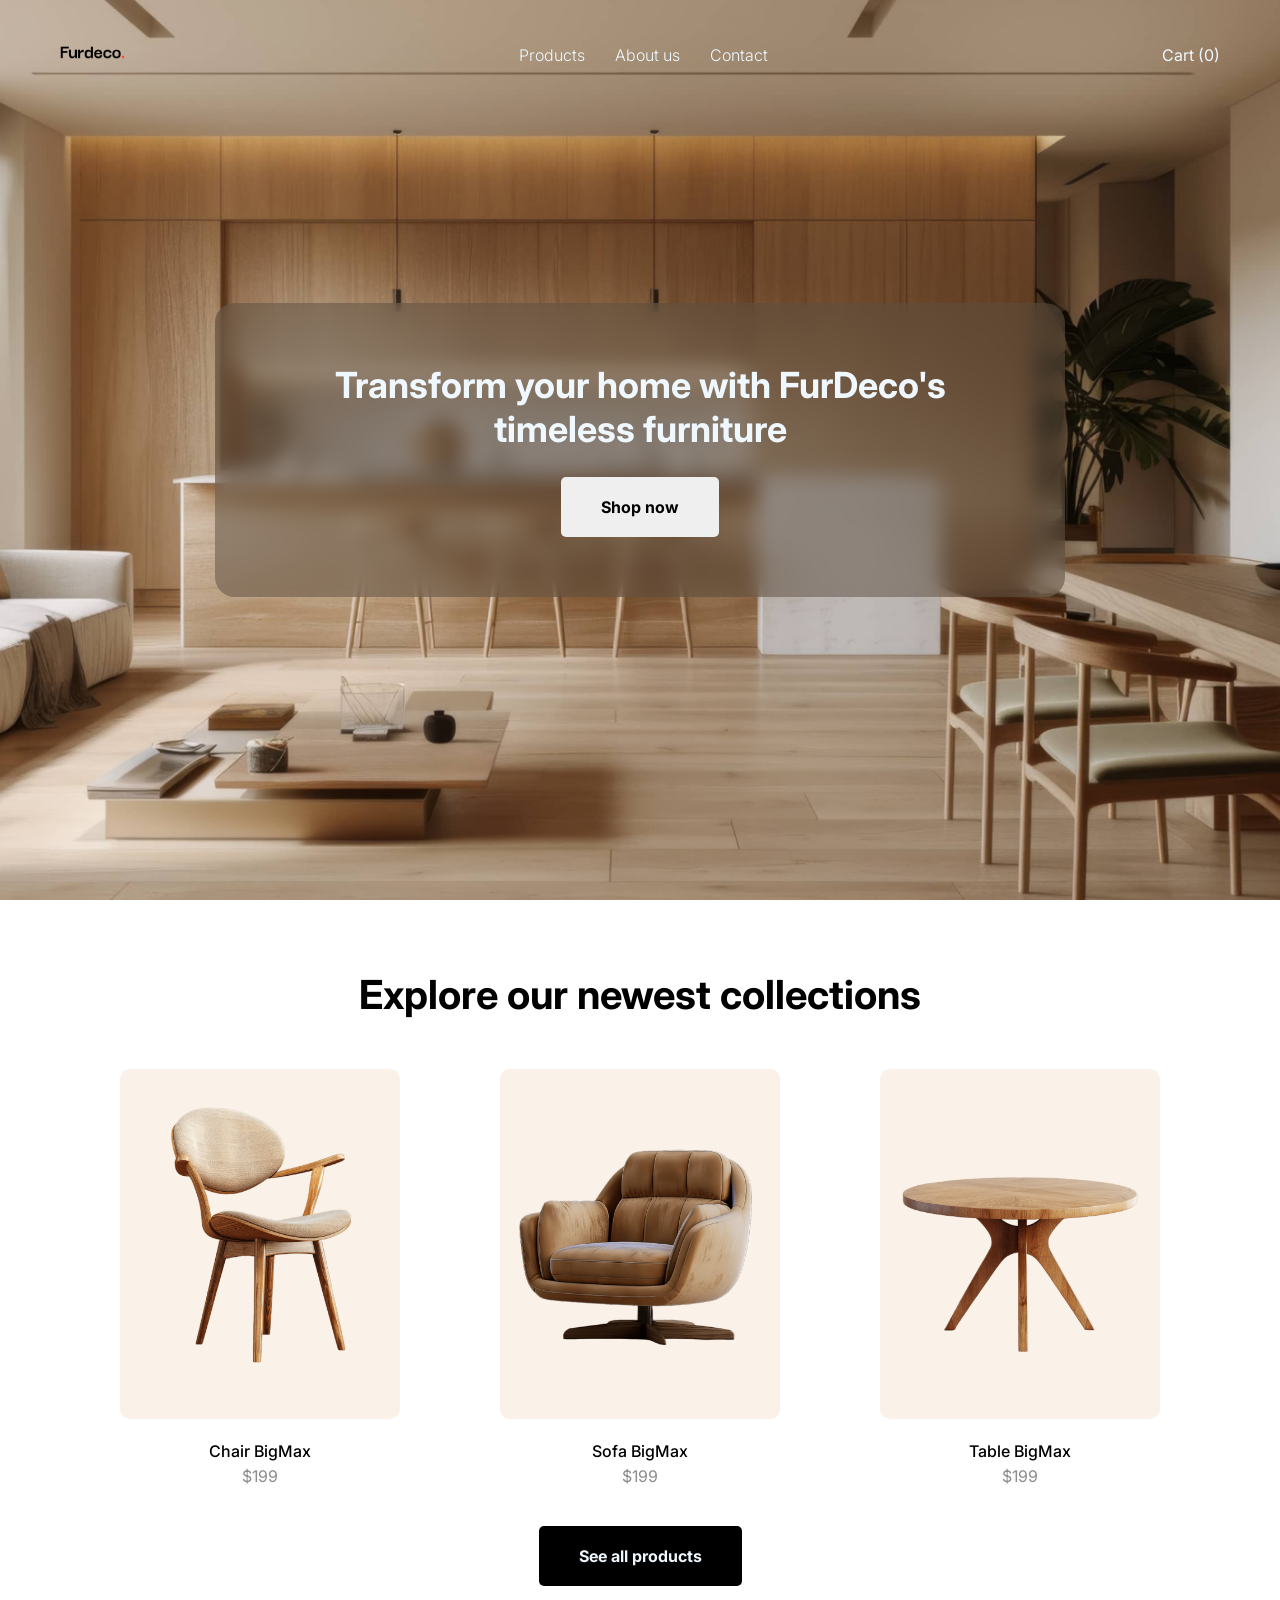
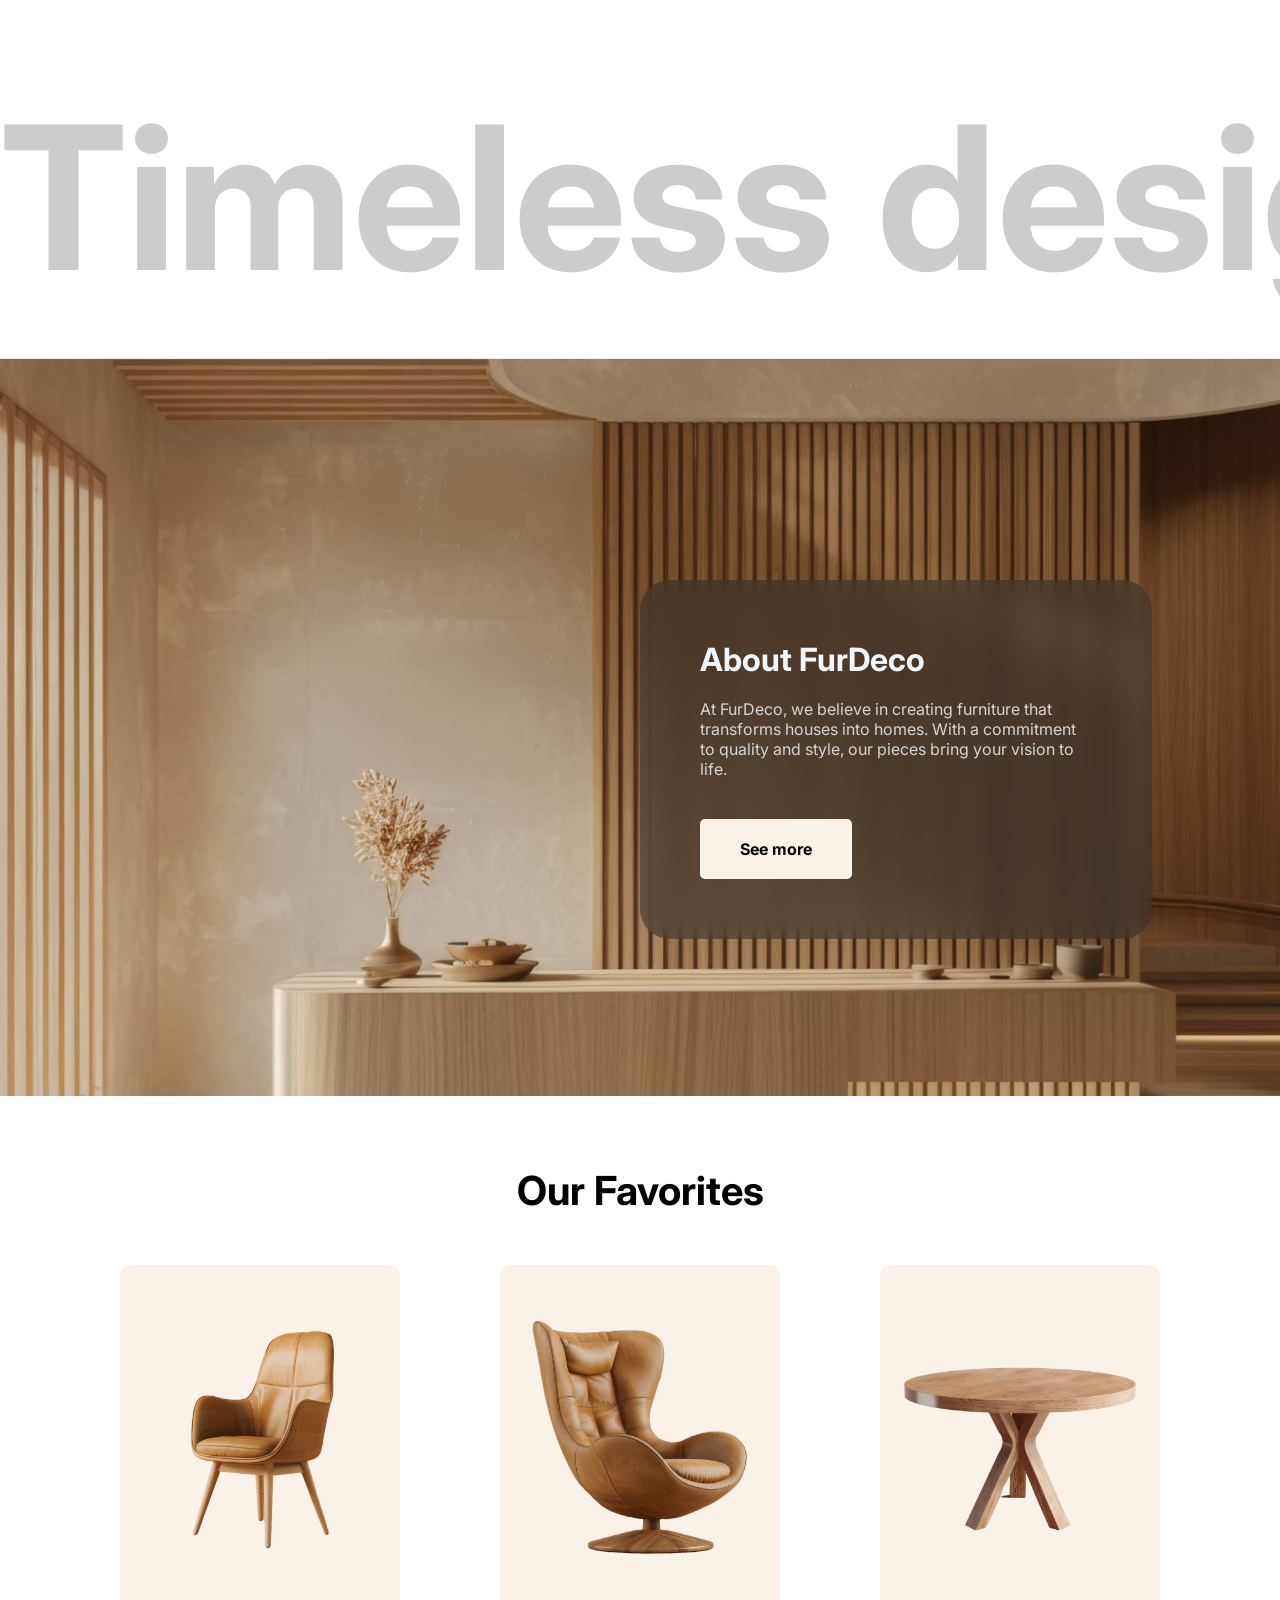
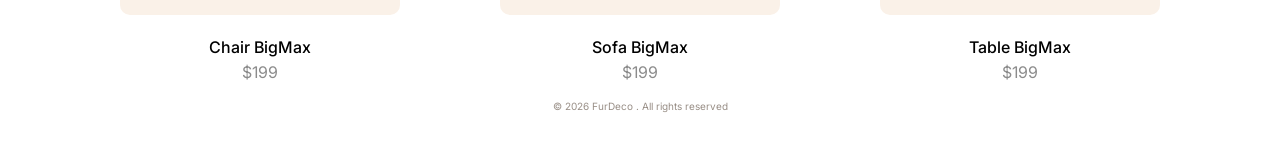
<file: index.html>
<!doctype html>
<html lang="en">
  <head>
    <meta charset="UTF-8" />
    <meta name="viewport" content="width=device-width, initial-scale=1.0" />
    <link
      rel="shortcut icon"
      href="./assets/brands-logos/high-resolution-color-logo-Furdeco.png"
      type="image/x-icon"
    />
    <link rel="stylesheet" href="./css/home.css" />
    <title>FurDeco - Furniture with style</title>
  </head>
  <body>
    <div class="navbar">
      <ul>
        <li class="logo-item">
          <img
            src="./assets/brands-logos/high-resolution-color-logo-Furdeco-nobg.png"
            alt="FurDeco"
            class="main-logo-navbar"
          />
        </li>

        <li class="nav-links">
          <a href="./products.html">Products</a>
          <a href="./about-us.html">About us</a>
          <a href="./contact.html">Contact</a>
        </li>

        <li class="cart-items">
          <a href="./cart.html" >Cart (0)</a>
        </li>
      </ul>
    </div>
    <div class="main-heading">
      <img
        src="./assets/website-skeleton-p/kitchen-furniture.png"
        alt=""
        class="wooden-kitchen-pp"
      />
      <div class="main-heading-center">
        <h1>Transform your home with FurDeco's timeless furniture</h1>
        <br />
        <button class="button-order-now" onclick="window.location.href='./products.html'">Shop now</button>
      </div>
    </div>
    <div class="products-showcase">
      <h1>Explore our newest collections</h1>
      <div class="furniture-showcase">
        <div class="product-card">
          <img
            class="product-bg-check"
            src="./assets/website-skeleton-p/products/chair-furdeco.png"
            alt="Chair"
          />
          <br />
          <br />
          <p class="product-title">Chair BigMax</p>
          <p class="product-price">$199</p>
        </div>

        <div class="product-card">
          <img
            class="product-bg-check"
            src="./assets/website-skeleton-p/products/sofa-furdeco.png"
            alt="Sofa"
          />
          <br />
          <br />
          <p class="product-title">Sofa BigMax</p>
          <p class="product-price">$199</p>
        </div>

        <div class="product-card">
          <img
            class="product-bg-check"
            src="./assets/website-skeleton-p/products/table-furdeco.png"
            alt="Table"
          />
          <br />
          <br />
          <p class="product-title">Table BigMax</p>
          <p class="product-price">$199</p>
        </div>
      </div>
      <button class="products-botton1" onclick="window.location.href='./products.html'">See all products</button>
    </div>
    <div class="marquee-container">
      <div class="marquee-content">
        <h1>Timeless designs</h1>
        <div class="vertical-divider"></div>
        <h1>Quality craftsmanship</h1>
        <div class="vertical-divider"></div>
        <h1>Timeless designs</h1>
        <div class="vertical-divider"></div>
        <h1>Quality craftsmanship</h1>
        <div class="vertical-divider"></div>
      </div>
    </div>
<div class="ad-section-container">
    <img class="ad-image" src="./assets/website-skeleton-p/wood-table.png" alt="Furniture Background" />
    
    <div class="ad-header-2nd">
        <h1>About FurDeco</h1>
        <br>
        <p>
            At FurDeco, we believe in creating furniture that transforms houses
            into homes. With a commitment to quality and style, our pieces bring
            your vision to life.
        </p>
        <button class="products-button2" onclick="window.location.href='./products.html'">See more</button>
    </div>
</div>
    <div class="products-showcase">
      <h1>Our Favorites</h1>
      <div class="furniture-showcase">
        <div class="product-card">
          <img
            class="product-bg-check"
            src="./assets/website-skeleton-p/products/chair2.0-furdeco.png"
            alt="Chair"
          />
          <br />
          <br />
          <p class="product-title">Chair BigMax</p>
          <p class="product-price">$199</p>
        </div>

        <div class="product-card">
          <img
            class="product-bg-check"
            src="./assets/website-skeleton-p/products/sofa2.0-furdeco.png"
            alt="Sofa"
          />
          <br />
          <br />
          <p class="product-title">Sofa BigMax</p>
          <p class="product-price">$199</p>
        </div>

        <div class="product-card">
          <img
            class="product-bg-check"
            src="./assets/website-skeleton-p/products/table2.0-furdeco.png"
            alt="Table"
          />
          <br />
          <br />
          <p class="product-title">Table BigMax</p>
          <p class="product-price">$199</p>
        </div>
    </div>
    <br>
    <p class="copyright-tag">© 2026 FurDeco . All rights reserved</p>
    <script src="./js/app.js" defer></script>
  </body>
</html>
</file>
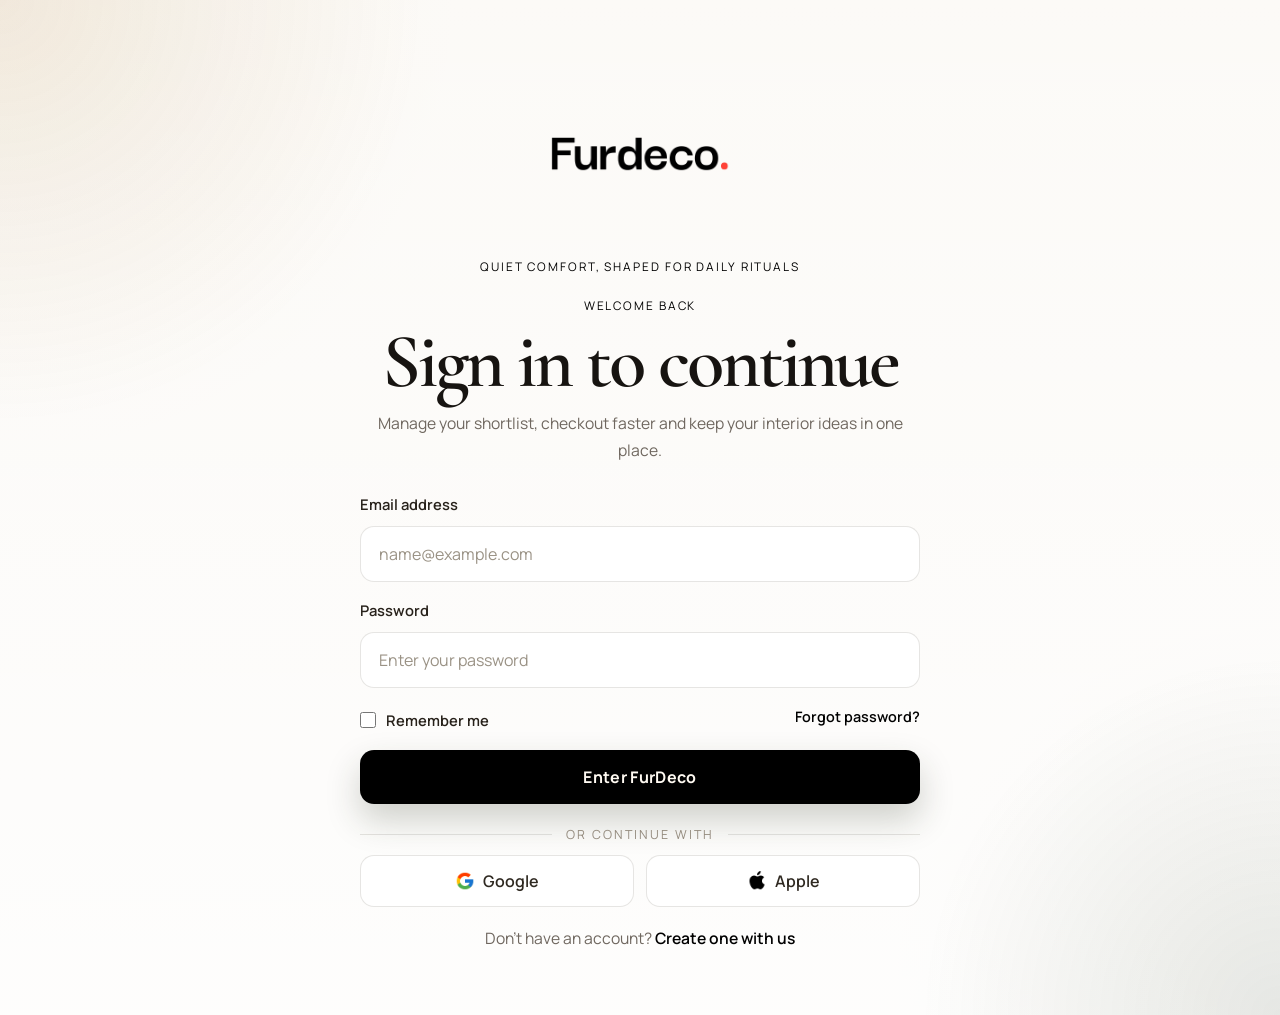
<file: admin.html>
<!doctype html>
<html lang="en">
  <head>
    <meta charset="UTF-8" />
    <meta name="viewport" content="width=device-width, initial-scale=1.0" />
    <link
      rel="shortcut icon"
      href="./assets/brands-logos/high-resolution-color-logo-Furdeco.png"
      type="image/x-icon"
    />
    <link rel="stylesheet" href="./css/login.css" />
    <title>FurDeco - Furniture with style</title>
  </head>
  <body>
    <main class="login-shell">
      <section class="login-card" aria-label="FurDeco login screen">
        <section class="login-form-panel">
          <div class="login-form-panel__brand">
            <a href="./index.html"
              ><img
                src="./assets/brands-logos/high-resolution-color-logo-Furdeco-nobg.png"
                alt="FurDeco"
                class="login-form-panel__logo"
            /></a>
            <p class="login-eyebrow">Quiet comfort, shaped for daily rituals</p>
          </div>

          <p class="login-eyebrow">Welcome back</p>
          <h2>Sign in to continue</h2>
          <p class="login-description">
            Manage your shortlist, checkout faster and keep your interior ideas
            in one place.
          </p>

          <form class="login-form">
            <label for="email">Email address</label>
            <input
              id="email"
              name="email"
              type="email"
              placeholder="name@example.com"
            />

            <label for="password">Password</label>
            <input
              id="password"
              name="password"
              type="password"
              placeholder="Enter your password"
            />

            <div class="login-actions-row">
              <label class="login-remember">
                <input type="checkbox" name="remember" />
                <span>Remember me</span>
              </label>

              <a href="./contact.html">Forgot password?</a>
            </div>

            <button class="login-button" onclick="login()">Enter FurDeco</button>
          </form>

          <div class="login-divider" aria-hidden="true">
            <span></span>
            <p>or continue with</p>
            <span></span>
          </div>

          <div class="login-socials">
            <button type="button" class="login-social-button">
              <img
                class="login-icons"
                src="./assets/product-category-assets/icons8-google-48.png"
                alt=""
              />Google
            </button>
            <button type="button" class="login-social-button">
              <img
                class="login-icons"
                src="./assets/product-category-assets/icons8-apple-48.png"
                alt=""
              />Apple
            </button>
          </div>

          <p class="login-footer">
            Don’t have an account?
            <a href="./contact.html">Create one with us</a>
          </p>
        </section>
      </section>
    </main>
    <script src="./js/app.js"></script>
  </body>
</html>
</file>
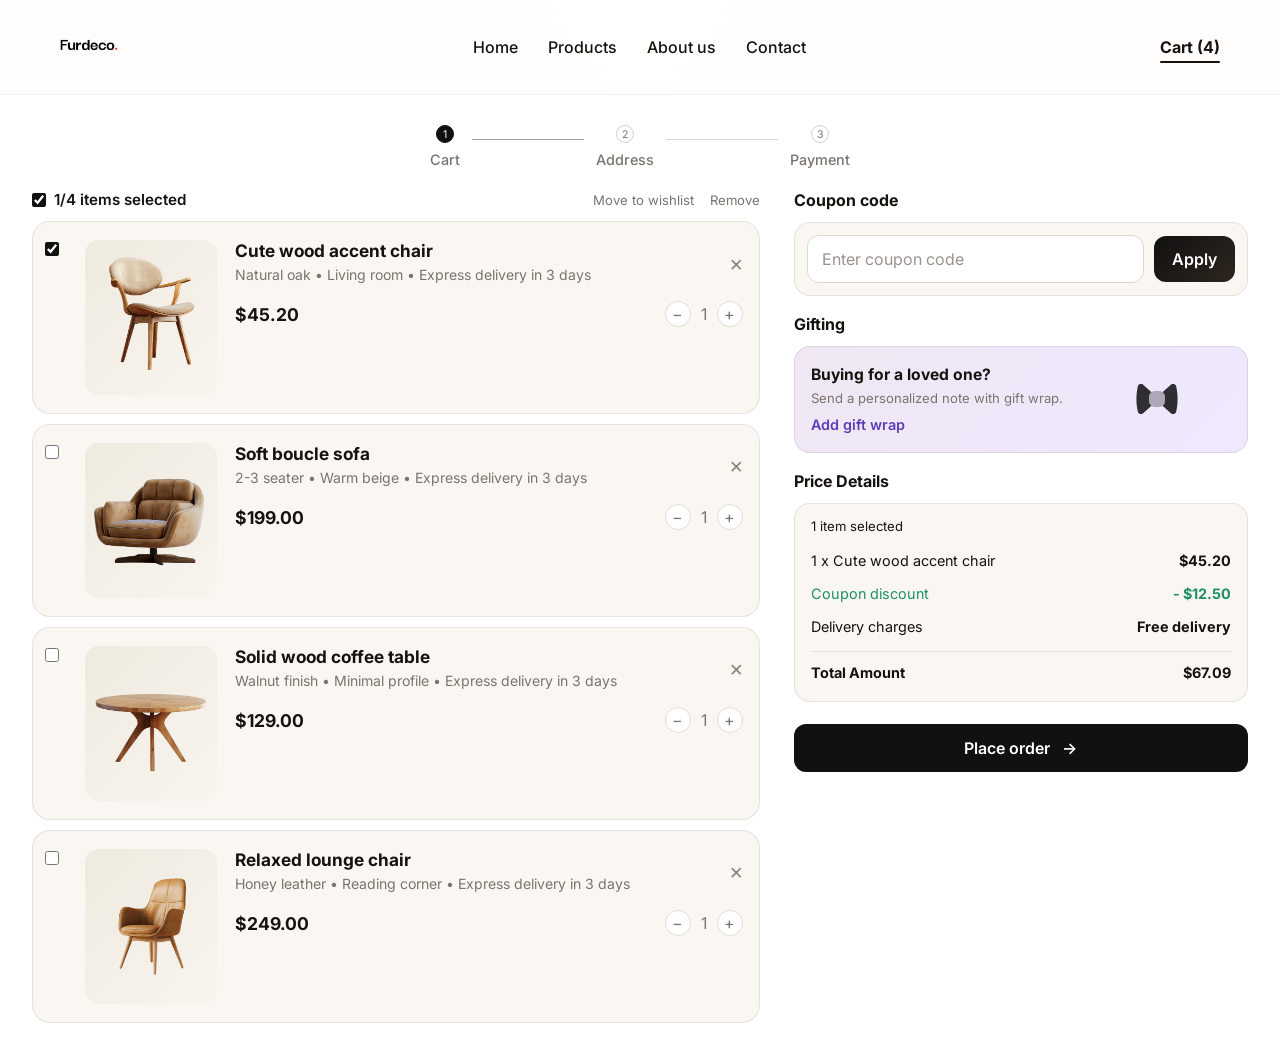
<file: cart.html>
<!doctype html>
<html lang="en">
  <head>
    <meta charset="UTF-8" />
    <meta name="viewport" content="width=device-width, initial-scale=1.0" />
    <link
      rel="shortcut icon"
      href="./assets/brands-logos/high-resolution-color-logo-Furdeco.png"
      type="image/x-icon"
    />
    <link rel="stylesheet" href="./css/cart.css" />
    <title>FurDeco - Cart</title>
  </head>
  <body>
    <div class="page-shell">
      <div class="navbar products-navbar">
        <ul>
          <li class="logo-item">
            <a href="./index.html" aria-label="FurDeco home">
              <img
                src="./assets/brands-logos/high-resolution-color-logo-Furdeco-nobg.png"
                alt="FurDeco"
                class="main-logo-navbar"
              />
            </a>
          </li>

          <li class="nav-links">
            <a href="./index.html">Home</a>
            <a href="./products.html">Products</a>
            <a href="./about-us.html">About us</a>
            <a href="./contact.html">Contact</a>
          </li>

          <li class="cart-items">
            <a href="./cart.html" aria-current="page">Cart (4)</a>
          </li>
        </ul>
      </div>

      <main class="cart-shell">
        <section class="cart-frame">
          <section class="stepper" aria-label="Checkout steps">
            <div class="step active">
              <span>1</span>
              <strong>Cart</strong>
            </div>
            <div class="step-line active"></div>
            <div class="step">
              <span>2</span>
              <strong>Address</strong>
            </div>
            <div class="step-line"></div>
            <div class="step">
              <span>3</span>
              <strong>Payment</strong>
            </div>
          </section>

          <div class="cart-layout">
            <section class="cart-list-panel">
              <div class="panel-header">
                <label class="select-all">
                  <input type="checkbox" checked />
                  <span>1/4 items selected</span>
                </label>
                <div class="panel-links">
                  <a href="#">Move to wishlist</a>
                  <a href="#">Remove</a>
                </div>
              </div>

              <article class="cart-item">
                <label class="item-check">
                  <input type="checkbox" checked />
                </label>
                <img
                  src="./assets/website-skeleton-p/products/chair-furdeco.png"
                  alt="Chair"
                  class="item-image"
                />
                <div class="item-content">
                  <div class="item-toprow">
                    <div>
                      <h3>Cute wood accent chair</h3>
                      <p>
                        Natural oak • Living room • Express delivery in 3 days
                      </p>
                    </div>
                    <button
                      type="button"
                      class="remove-btn"
                      aria-label="Remove item"
                    >
                      ×
                    </button>
                  </div>

                  <div class="item-bottomrow">
                    <strong>$45.20</strong>
                    <div class="qty-control">
                      <button type="button">−</button>
                      <span>1</span>
                      <button type="button">+</button>
                    </div>
                  </div>
                </div>
              </article>

              <article class="cart-item">
                <label class="item-check">
                  <input type="checkbox" />
                </label>
                <img
                  src="./assets/website-skeleton-p/products/sofa-furdeco.png"
                  alt="Sofa"
                  class="item-image"
                />
                <div class="item-content">
                  <div class="item-toprow">
                    <div>
                      <h3>Soft boucle sofa</h3>
                      <p>
                        2-3 seater • Warm beige • Express delivery in 3 days
                      </p>
                    </div>
                    <button
                      type="button"
                      class="remove-btn"
                      aria-label="Remove item"
                    >
                      ×
                    </button>
                  </div>

                  <div class="item-bottomrow">
                    <strong>$199.00</strong>
                    <div class="qty-control">
                      <button type="button">−</button>
                      <span>1</span>
                      <button type="button">+</button>
                    </div>
                  </div>
                </div>
              </article>

              <article class="cart-item">
                <label class="item-check">
                  <input type="checkbox" />
                </label>
                <img
                  src="./assets/website-skeleton-p/products/table-furdeco.png"
                  alt="Table"
                  class="item-image"
                />
                <div class="item-content">
                  <div class="item-toprow">
                    <div>
                      <h3>Solid wood coffee table</h3>
                      <p>
                        Walnut finish • Minimal profile • Express delivery in 3
                        days
                      </p>
                    </div>
                    <button
                      type="button"
                      class="remove-btn"
                      aria-label="Remove item"
                    >
                      ×
                    </button>
                  </div>

                  <div class="item-bottomrow">
                    <strong>$129.00</strong>
                    <div class="qty-control">
                      <button type="button">−</button>
                      <span>1</span>
                      <button type="button">+</button>
                    </div>
                  </div>
                </div>
              </article>

              <article class="cart-item">
                <label class="item-check">
                  <input type="checkbox" />
                </label>
                <img
                  src="./assets/website-skeleton-p/products/chair2.0-furdeco.png"
                  alt="Chair"
                  class="item-image"
                />
                <div class="item-content">
                  <div class="item-toprow">
                    <div>
                      <h3>Relaxed lounge chair</h3>
                      <p>
                        Honey leather • Reading corner • Express delivery in 3
                        days
                      </p>
                    </div>
                    <button
                      type="button"
                      class="remove-btn"
                      aria-label="Remove item"
                    >
                      ×
                    </button>
                  </div>

                  <div class="item-bottomrow">
                    <strong>$249.00</strong>
                    <div class="qty-control">
                      <button type="button">−</button>
                      <span>1</span>
                      <button type="button">+</button>
                    </div>
                  </div>
                </div>
              </article>
            </section>

            <aside class="summary-panel">
              <section class="summary-block coupons-block">
                <h2>Coupon code</h2>
                <div class="coupon-form">
                  <input
                    id="promocode-form"
                    type="text"
                    name="coupon"
                    placeholder="Enter coupon code"
                    aria-label="Coupon code"
                  />
                  <button type="button" onclick="validateAndNotify()">Apply</button>
                </div>
              </section>

              <section class="summary-block gifting-block">
                <h2>Gifting</h2>
                <div class="gift-card">
                  <div>
                    <strong>Buying for a loved one?</strong>
                    <p>Send a personalized note with gift wrap.</p>
                    <a href="#">Add gift wrap</a>
                  </div>
                  <div class="gift-bow">
                    <img
                      src="./assets/product-category-assets/icons8-bow-tie-48.png"
                      alt=""
                    />
                  </div>
                </div>
              </section>

              <section class="summary-block price-block">
                <h2>Price Details</h2>
                <div class="price-card">
                  <p class="item-count">1 item selected</p>
                  <div class="price-row">
                    <span>1 x Cute wood accent chair</span>
                    <strong>$45.20</strong>
                  </div>
                  <div class="price-row muted">
                    <span>Coupon discount</span>
                    <strong>- $12.50</strong>
                  </div>
                  <div class="price-row">
                    <span>Delivery charges</span>
                    <strong>Free delivery</strong>
                  </div>
                  <div class="price-total">
                    <span>Total Amount</span>
                    <strong>$67.09</strong>
                  </div>
                </div>
              </section>

              <button type="button" class="place-order-btn" onclick="openCart()">
                Place order <span>→</span>
              </button>
            </aside>
          </div>
        </section>
      </main>
    </div>
    <script src="./js/app.js" defer></script>
  </body>
</html>
</file>
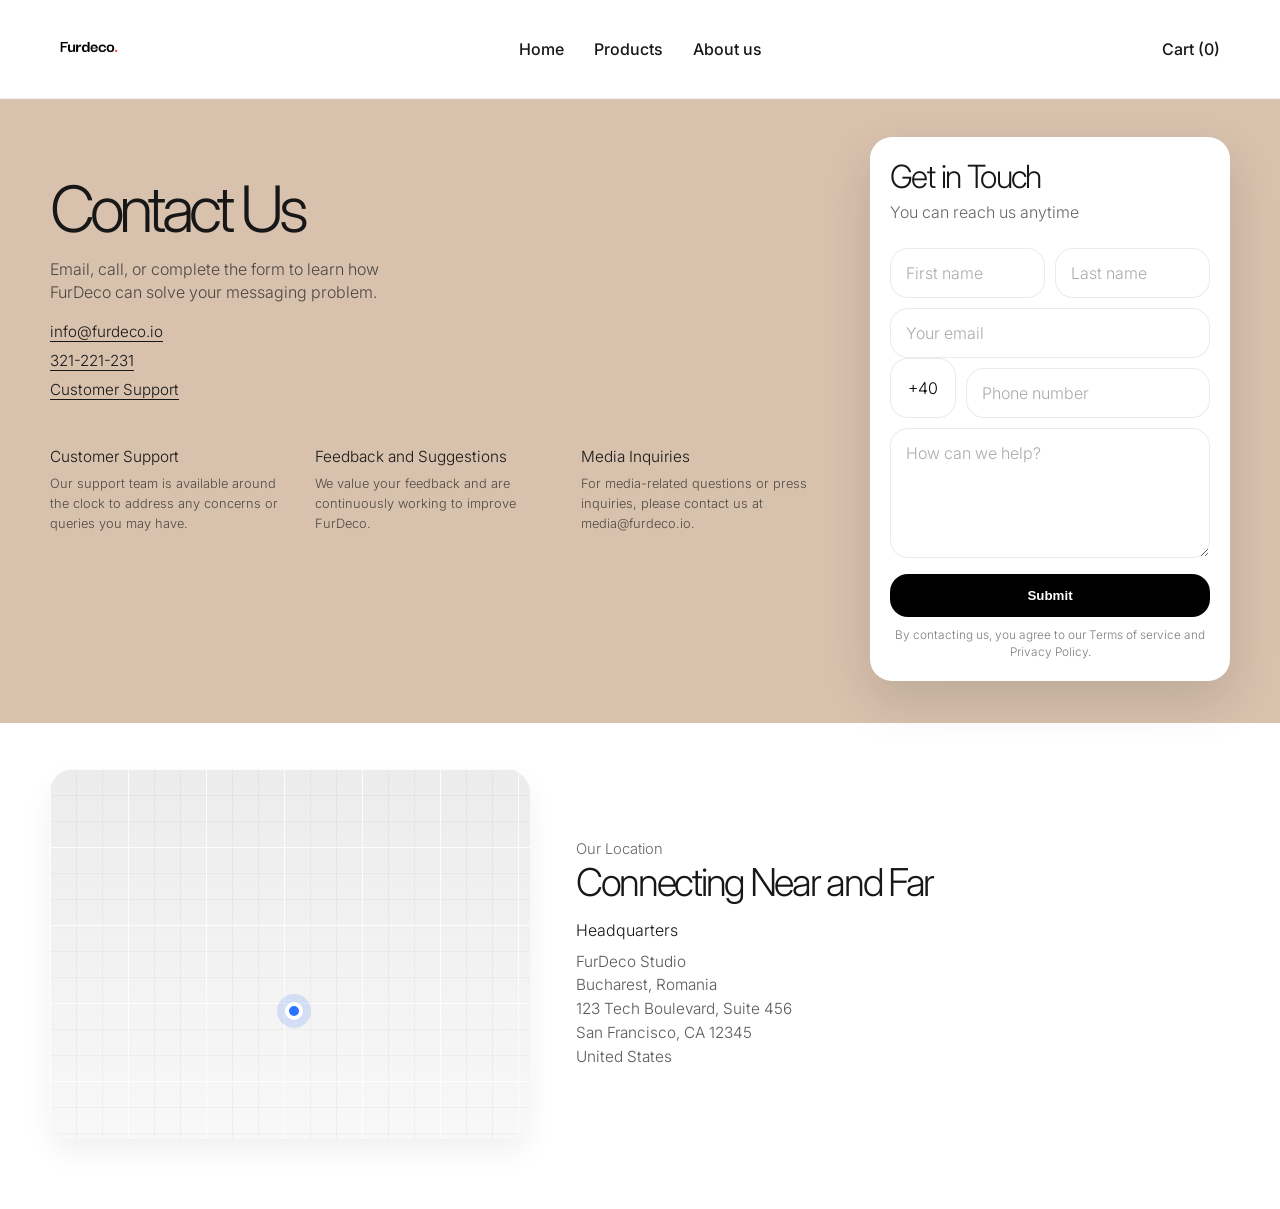
<file: contact.html>
<!doctype html>
<html lang="en">
  <head>
    <meta charset="UTF-8" />
    <meta name="viewport" content="width=device-width, initial-scale=1.0" />
    <link
      rel="shortcut icon"
      href="./assets/brands-logos/high-resolution-color-logo-Furdeco.png"
      type="image/x-icon"
    />
    <link rel="stylesheet" href="./css/contact.css" />
    <title>FurDeco - Contact</title>
  </head>
  <body>
    <div class="navbar products-navbar">
      <ul>
        <li class="logo-item">
          <a href="./index.html" aria-label="FurDeco home">
            <img
              src="./assets/brands-logos/high-resolution-color-logo-Furdeco-nobg.png"
              alt="FurDeco"
              class="main-logo-navbar"
            />
          </a>
        </li>

        <li class="nav-links">
          <a href="./index.html">Home</a>
          <a href="./products.html">Products</a>
          <a href="./about-us.html">About us</a>
        </li>

        <li class="cart-items">
          <a href="./cart.html">Cart (0)</a>
        </li>
      </ul>
    </div>

    <main class="contact-page">
      <section class="contact-hero">
        <div class="contact-hero-inner">
          <div class="contact-copy">
            <h1>Contact Us</h1>
            <p class="contact-lead">
              Email, call, or complete the form to learn how FurDeco can solve
              your messaging problem.
            </p>

            <div class="contact-details">
              <a href="mailto:info@furdeco.io">info@furdeco.io</a>
              <a href="tel:+40321221231">321-221-231</a>
              <a href="#support">Customer Support</a>
            </div>

            <div class="support-grid" id="support">
              <article>
                <h3>Customer Support</h3>
                <p>
                  Our support team is available around the clock to address any
                  concerns or queries you may have.
                </p>
              </article>
              <article>
                <h3>Feedback and Suggestions</h3>
                <p>
                  We value your feedback and are continuously working to improve
                  FurDeco.
                </p>
              </article>
              <article>
                <h3>Media Inquiries</h3>
                <p>
                  For media-related questions or press inquiries, please contact
                  us at media@furdeco.io.
                </p>
              </article>
            </div>
          </div>

          <form class="contact-form-card">
            <div class="form-header">
              <h2>Get in Touch</h2>
              <p>You can reach us anytime</p>
            </div>

            <div class="form-row two-up">
              <input type="text" name="first-name" placeholder="First name" />
              <input type="text" name="last-name" placeholder="Last name" />
            </div>

            <input type="email" name="email" placeholder="Your email" />

            <div class="phone-row">
              <button type="button" class="country-code">+40</button>
              <input type="tel" name="phone" placeholder="Phone number" />
            </div>

            <textarea
              name="message"
              rows="5"
              placeholder="How can we help?"
            ></textarea>

            <button type="submit" class="submit-button">Submit</button>

            <p class="terms-copy">
              By contacting us, you agree to our Terms of service and Privacy
              Policy.
            </p>
          </form>
        </div>
      </section>

      <section class="location-section">
        <div class="location-grid">
          <div class="location-map" aria-label="Map preview">
            <div class="map-grid"><iframe src="https://www.google.com/maps/embed?pb=!1m18!1m12!1m3!1d3917.754295218478!2d26.084770312672596!3d44.42750347095524!2m3!1f0!2f0!3f0!3m2!1i1024!2i768!4f13.1!3m3!1m2!1s0x40b1ff427bee28c1%3A0x2b1089f802abaddc!2sPalatul%20Parlamentului!5e1!3m2!1sro!2sro!4v1776883635018!5m2!1sro!2sro" width="600" height="450" style="border:0;" allowfullscreen="" loading="lazy" referrerpolicy="no-referrer-when-downgrade"></iframe></div>
            <div class="map-pin"></div>
            </article>
          </div>

          <div class="location-copy">
            <p class="eyebrow">Our Location</p>
            <h2>Connecting Near and Far</h2>

            <div class="location-meta">
              <h3>Headquarters</h3>
              <p>FurDeco Studio</p>
              <p>Bucharest, Romania</p>
              <p>123 Tech Boulevard, Suite 456</p>
              <p>San Francisco, CA 12345</p>
              <p>United States</p>
            </div>
          </div>
        </div>
      </section>
    </main>
    <script src="./js/app.js" defer></script>
  </body>
</html>
</file>
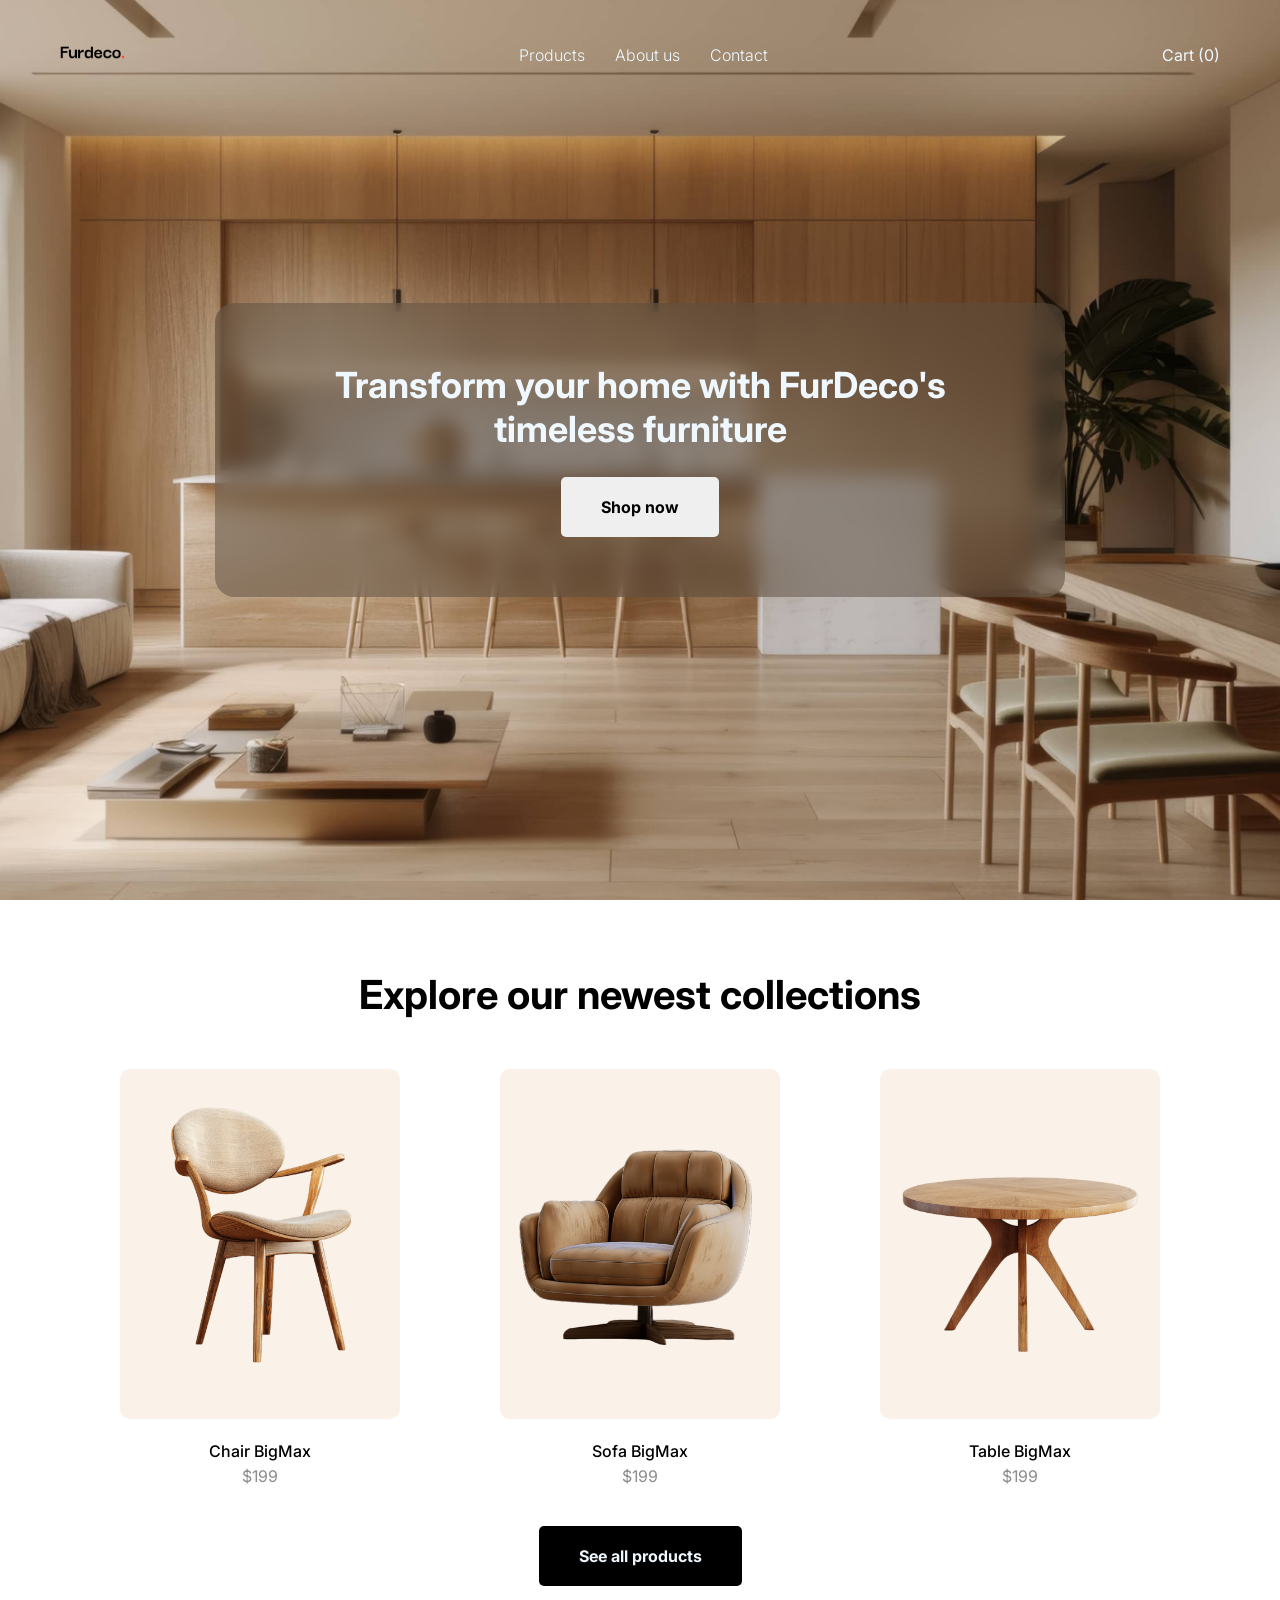
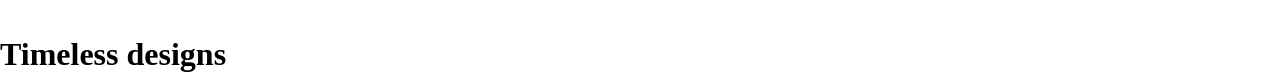
<file: home.html>
<!doctype html>
<html lang="en">
  <head>
    <meta charset="UTF-8" />
    <meta name="viewport" content="width=device-width, initial-scale=1.0" />
    <link
      rel="shortcut icon"
      href="./assets/brands-logos/high-resolution-color-logo-Furdeco.png"
      type="image/x-icon"
    />
    <link rel="stylesheet" href="./css/home.css" />
    <title>FurDeco - Furniture with style</title>
  </head>
  <body>
    <div class="navbar">
      <ul>
        <li class="logo-item">
          <img
            src="./assets/brands-logos/high-resolution-color-logo-Furdeco-nobg.png"
            alt="FurDeco"
            class="main-logo-navbar"
          />
        </li>

        <li class="nav-links">
          <a href="./products.html">Products</a>
          <a href="./about-us.html">About us</a>
          <a href="./contact.html">Contact</a>
        </li>

        <li class="cart-items">
          <a href="./cart.html">Cart (0)</a>
        </li>
      </ul>
    </div>
    <div class="main-heading">
      <img
        src="./assets/website-skeleton-p/kitchen-furniture.png"
        alt=""
        class="wooden-kitchen-pp"
      />
      <div class="main-heading-center">
        <h1>Transform your home with FurDeco's timeless furniture</h1>
        <br />
        <button class="button-order-now">Shop now</button>
      </div>
    </div>
    <div class="products-showcase">
      <h1>Explore our newest collections</h1>
      <div class="furniture-showcase">
        <div class="product-card">
          <img
            class="product-bg-check"
            src="./assets/website-skeleton-p/products/chair-furdeco.png"
            alt="Chair"
          />
          <br />
          <br />
          <p class="product-title">Chair BigMax</p>
          <p class="product-price">$199</p>
        </div>

        <div class="product-card">
          <img
            class="product-bg-check"
            src="./assets/website-skeleton-p/products/sofa-furdeco.png"
            alt="Sofa"
          />
          <br />
          <br />
          <p class="product-title">Sofa BigMax</p>
          <p class="product-price">$199</p>
        </div>

        <div class="product-card">
          <img
            class="product-bg-check"
            src="./assets/website-skeleton-p/products/table-furdeco.png"
            alt="Table"
          />
          <br />
          <br />
          <p class="product-title">Table BigMax</p>
          <p class="product-price">$199</p>
        </div>
      </div>
      <button class="products-botton1">See all products</button>
    </div>
    <h1 class="ad-campaign-heading">Timeless designs</h1> 
  </body>
</html>
</file>
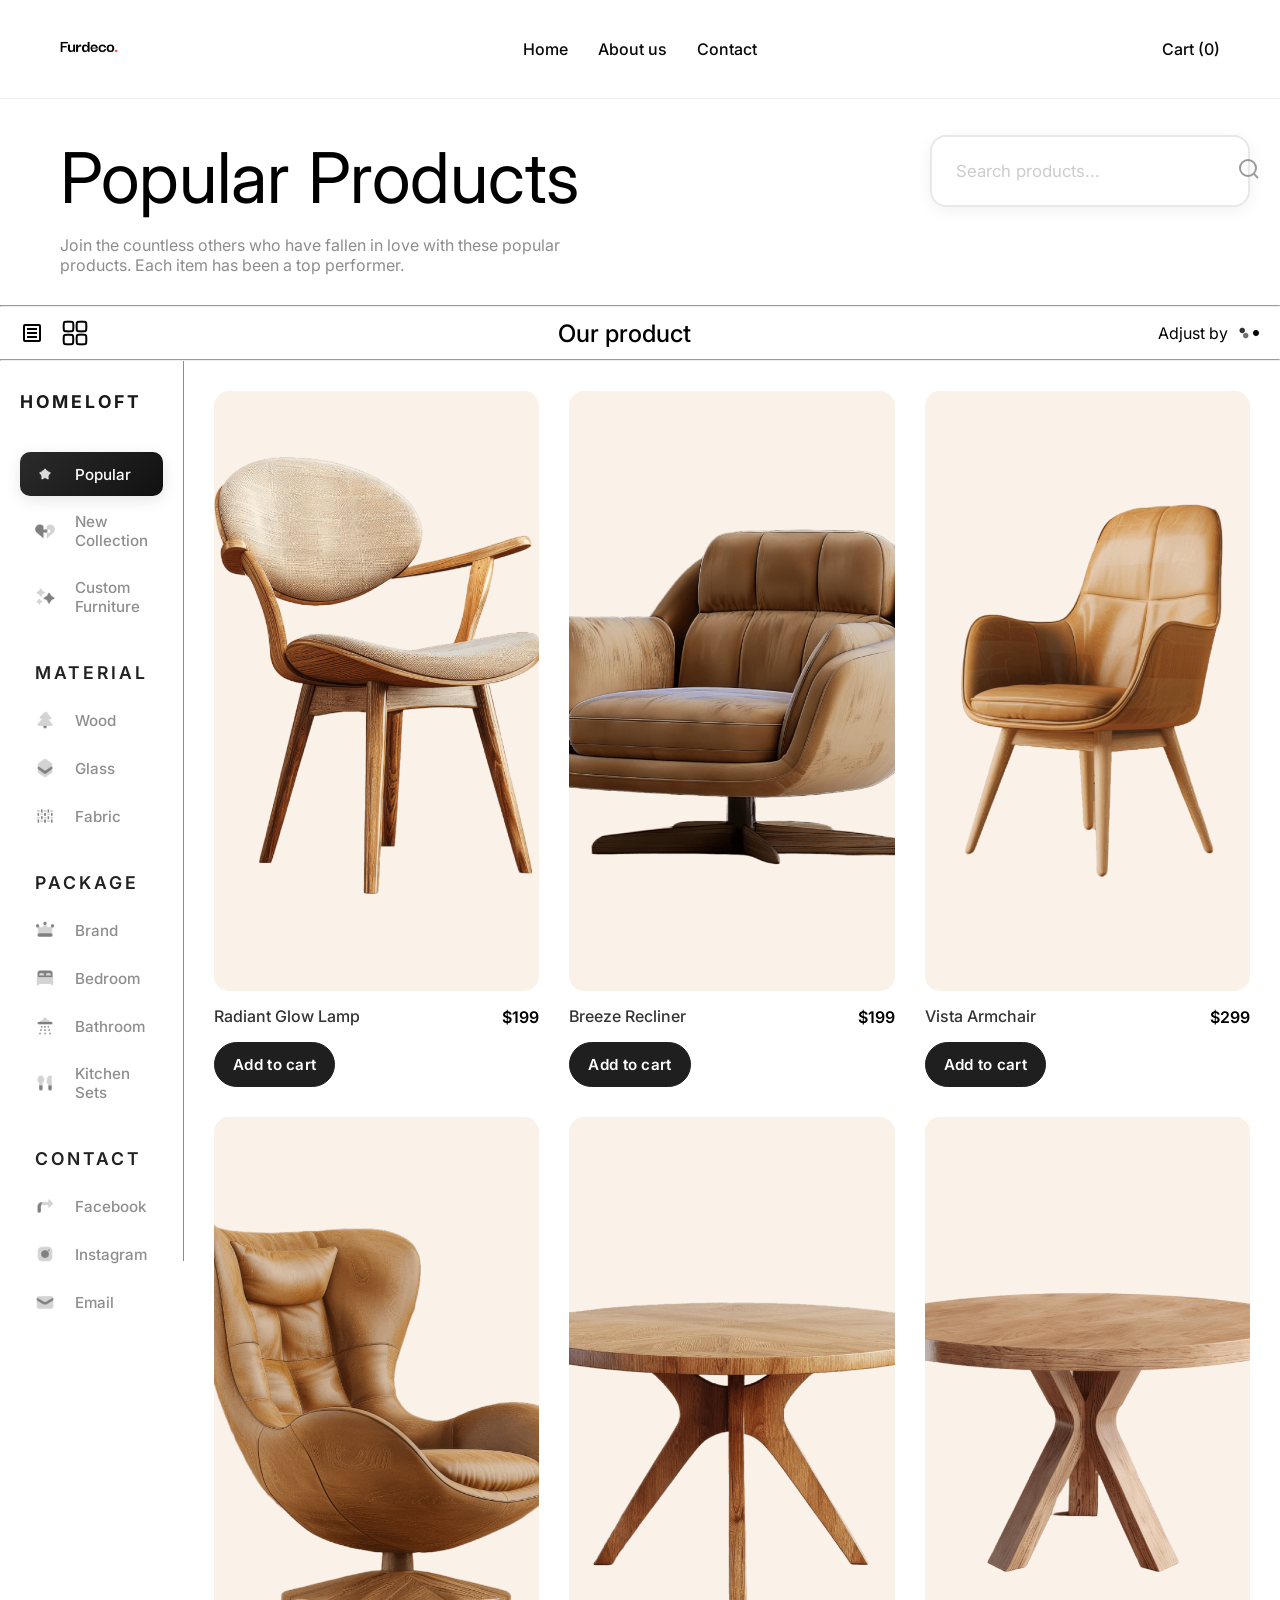
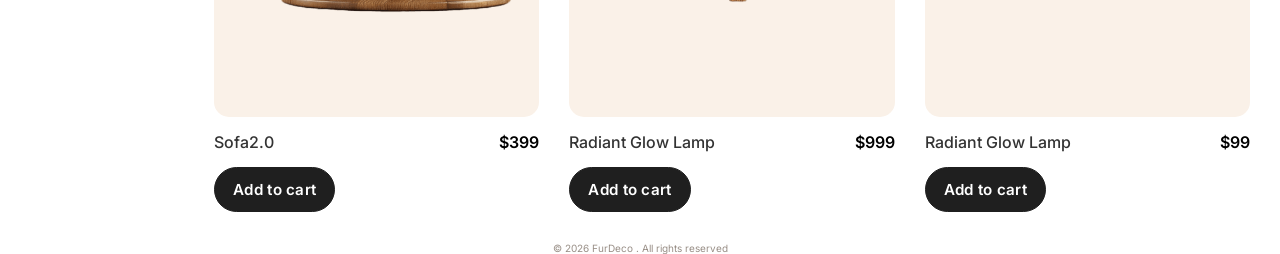
<file: products.html>
<!doctype html>
<html lang="en">
  <head>
    <meta charset="UTF-8" />
    <meta name="viewport" content="width=device-width, initial-scale=1.0" />
    <link
      rel="shortcut icon"
      href="./assets/brands-logos/high-resolution-color-logo-Furdeco.png"
      type="image/x-icon"
    />
    <link rel="stylesheet" href="./css/products.css" />
    <title>FurDeco - Furniture with style</title>
  </head>

  <body>
    <div class="navbar products-navbar">
      <ul>
        <li class="logo-item">
          <a href="./index.html" aria-label="FurDeco home">
            <img
              src="./assets/brands-logos/high-resolution-color-logo-Furdeco-nobg.png"
              alt="FurDeco"
              class="main-logo-navbar"
            />
          </a>
        </li>

        <li class="nav-links">
          <a href="./index.html">Home</a>
          <a href="./about-us.html">About us</a>
          <a href="./contact.html">Contact</a>
        </li>

        <li class="cart-items">
          <a href="./cart.html">Cart (0)</a>
        </li>
      </ul>
    </div>

    <div class="top-section-wrapper">
      <div class="welcome-section">
        <h1 class="welcome-text-first">Popular Products</h1>
        <p class="welcome-text2nd">
          Join the countless others who have fallen in love with these popular
          <br />
          products. Each item has been a top performer.
        </p>
      </div>
      <div class="search-section-main">
        <div class="search-bar-main">
          <input
            type="text"
            class="search-bar-input-main"
            placeholder="Search products..."
            aria-label="Search products"
          />
          <a href="#" id="search-bar-products" onclick="findProductByName()">
            <svg
              class="search-icon-main"
              width="24"
              height="24"
              viewBox="0 0 24 24"
              fill="none"
              stroke="currentColor"
              stroke-width="2"
            >
              <circle cx="11" cy="11" r="8"></circle>
              <path d="m21 21-4.35-4.35"></path>
            </svg>
          </a>
        </div>
      </div>
    </div>
    <div class="align-items-tag">
      <hr />
      <div class="icons-organizer">
        <div class="left-group">
          <img
            src="./assets/product-category-assets/icons8-activity-feed-24.png"
            alt=""
          />
          <img
            src="./assets/product-category-assets/icons8-four-squares-32.png"
            alt=""
          />
        </div>
        <h1 class="products-welcome-text">Our product</h1>
        <div class="right-group">
          <p>Adjust by</p>
          <img
            src="./assets/product-category-assets/icons8-dots-24.apng.png"
            alt=""
          />
        </div>
      </div>
      <hr />
    </div>

    <div class="main-content-wrapper">
      <aside class="sidebar">
        <h1 class="logo">HOMELOFT</h1>

        <nav class="sidebar-section">
          <ul>
            <li class="active">
              <img
                src="./assets/product-category-assets/icons8-star-24.apng.png"
                alt="Popular"
              />
              <a href="#">Popular</a>
            </li>
            <li>
              <img
                src="./assets/product-category-assets/icons8-heart-puzzle-24.apng.png"
                alt="New Collection"
              />
              <a href="#">New Collection</a>
            </li>
            <li>
              <img
                src="./assets/product-category-assets/icons8-sparkling-24.apng.png"
                alt="Custom"
              />
              <a href="#">Custom Furniture</a>
            </li>
          </ul>
        </nav>

        <div class="sidebar-section">
          <h3>MATERIAL</h3>
          <ul>
            <li>
              <img
                src="./assets/product-category-assets/icons8-evergreen-24.apng.png"
                alt="Wood"
              />
              <a href="#">Wood</a>
            </li>
            <li>
              <img
                src="./assets/product-category-assets/icons8-layers-24.png"
                alt="Glass"
              />
              <a href="#">Glass</a>
            </li>
            <li>
              <img
                src="./assets/product-category-assets/icons8-fabric-24.png"
                alt="Fabric"
              />
              <a href="#">Fabric</a>
            </li>
          </ul>
        </div>

        <div class="sidebar-section">
          <h3>PACKAGE</h3>
          <ul>
            <li>
              <img
                src="./assets/product-category-assets/icons8-crown-24.png"
                alt="Brand"
              />
              <a href="#">Brand</a>
            </li>
            <li>
              <img
                src="./assets/product-category-assets/icons8-bed-24.png"
                alt="Bedroom"
              />
              <a href="#">Bedroom</a>
            </li>
            <li>
              <img
                src="./assets/product-category-assets/icons8-bathroom-24.png"
                alt="Bathroom"
              />
              <a href="#">Bathroom</a>
            </li>
            <li>
              <img
                src="./assets/product-category-assets/icons8-dining-room-24.png"
                alt="Kitchen"
              />
              <a href="#">Kitchen Sets</a>
            </li>
          </ul>
        </div>

        <div class="sidebar-section">
          <h3>CONTACT</h3>
          <ul>
            <li>
              <img
                src="./assets/product-category-assets/icons8-facebook-24.apng.png"
                alt="Facebook"
              />
              <a href="#">Facebook</a>
            </li>
            <li>
              <img
                src="./assets/product-category-assets/icons8-instagram-24.apng.png"
                alt="Instagram"
              />
              <a href="#">Instagram</a>
            </li>
            <li>
              <img
                src="./assets/product-category-assets/icons8-email-24.apng.png"
                alt="Email"
              />
              <a href="#">Email</a>
            </li>
          </ul>
        </div>
      </aside>

      <main class="products-grid">
        <div class="product-showcase">
          <img
            class="image-showcase-product"
            src="./assets/website-skeleton-p/products/chair-furdeco.png"
            alt="Scaun FurDeco"
          />
          <div class="product-description-primary">
            <p class="product-title">Radiant Glow Lamp</p>
            <p class="product-price">$199</p>
          </div>
          <button class="add-to-cart-btn" type="button">Add to cart</button>
        </div>

        <div class="product-showcase">
          <img
            class="image-showcase-product"
            src="./assets/website-skeleton-p/products/sofa-furdeco.png"
            alt="Canapea FurDeco"
          />
          <div class="product-description-primary">
            <p class="product-title">Breeze Recliner</p>
            <p class="product-price">$199</p>
          </div>
          <button class="add-to-cart-btn" type="button">Add to cart</button>
        </div>

        <div class="product-showcase">
          <img
            class="image-showcase-product"
            src="./assets/website-skeleton-p/products/chair2.0-furdeco.png"
            alt="Scaun 2 FurDeco"
          />
          <div class="product-description-primary">
            <p class="product-title">Vista Armchair</p>
            <p class="product-price">$299</p>
          </div>
          <button class="add-to-cart-btn" type="button">Add to cart</button>
        </div>

        <div class="product-showcase">
          <img
            class="image-showcase-product"
            src="./assets/website-skeleton-p/products/sofa2.0-furdeco.png"
            alt="Scaun 3 Furdeco"
          />
          <div class="product-description-primary">
            <p class="product-title">Sofa2.0</p>
            <p class="product-price">$399</p>
          </div>
          <button class="add-to-cart-btn" type="button">Add to cart</button>
        </div>

        <div class="product-showcase">
          <img
            class="image-showcase-product"
            src="./assets/website-skeleton-p/products/table-furdeco.png"
            alt="Scaun FurDeco"
          />
          <div class="product-description-primary">
            <p class="product-title">Radiant Glow Lamp</p>
            <p class="product-price">$999</p>
          </div>
          <button class="add-to-cart-btn" type="button">Add to cart</button>
        </div>

        <div class="product-showcase">
          <img
            class="image-showcase-product"
            src="./assets/website-skeleton-p/products/table2.0-furdeco.png"
            alt="Scaun FurDeco"
          />
          <div class="product-description-primary">
            <p class="product-title">Radiant Glow Lamp</p>
            <p class="product-price">$99</p>
          </div>
          <button class="add-to-cart-btn" type="button">Add to cart</button>
        </div>
      </main>
    </div>
    <p class="copyright-tag">© 2026 FurDeco . All rights reserved</p>
    <script src="./js/app.js" defer></script>
  </body>
</html>
</file>
<file: css/home.css>
@import url("https://fonts.googleapis.com/css2?family=Inter:ital,opsz,wght@0,14..32,100..900;1,14..32,100..900&display=swap");

* {
  padding: 0;
  margin: 0;
  box-sizing: border-box;
}

:root {
  --primary-color: #f0f8ff;
  --heading-main-bg-color: #5d4f41;
  --primary-font-color-black: #000000;
  --products-background-color: #faf1e8;
  --ad-heading-color: rgb(191, 191, 191, 0.8);
}

.main-logo-navbar {
  height: 65px;
}

.navbar ul {
  position: absolute;
  top: 0;
  left: 0;
  z-index: 10;
  width: 100%;
  display: flex;
  align-items: center;
  justify-content: space-between;
  padding: 20px 60px;
  list-style: none;
  text-decoration: none;
}

.nav-links {
  display: flex;
  gap: 30px;
}

.wooden-kitchen-pp {
  width: 100vw;
  height: 100vh;
  object-fit: cover;
  display: block;
}

.nav-links > a {
  text-decoration: none;
  font-family: Inter;
  color: var(--primary-color);
  font-weight: 300;
}

.cart-items > a {
  font-family: Inter;
  text-decoration: none;
  color: var(--primary-color);
}

.main-heading {
  position: relative;
  display: flex;
  justify-content: center;
  align-items: center;
}

.main-heading-center {
  position: absolute;
  text-align: center;
  background-color: rgb(93, 79, 65, 0.5);
  backdrop-filter: blur(10px);
  border-radius: 20px;
  width: 90%;
  max-width: 850px;
  padding: 60px 80px;
  font-family: Inter;
  font-weight: 200;
  font-size: large;
  color: var(--primary-color);
}

.button-order-now {
  padding: 20px 40px;
  border-radius: 5px;
  border: 0px;
  font-family: Inter;
  font-weight: 700;
  font-size: medium;
  margin-top: 5px;
  cursor: pointer;
  transition:
    transform 0.25s ease,
    box-shadow 0.25s ease,
    background-color 0.25s ease,
    color 0.25s ease,
    border-color 0.25s ease;
}

.button-order-now:hover {
  background-color: #3e342b;
  color: #f0f8ff;
  box-shadow: 0 14px 28px rgba(0, 0, 0, 0.18);
  transform: translateY(-2px);
}

.products-showcase {
  text-align: center;
  width: 100%;
  padding-bottom: 50px;
}

.products-showcase h1 {
  font-family: inter;
  font-size: 2.5rem;
  margin-top: 50px;
  margin-bottom: 30px;
  color: var(--primary-font-color-black);
  padding-top: 20px;
  padding-bottom: 20px;
}

.furniture-showcase {
  display: flex;
  justify-content: center;
  gap: 100px;
}

.furniture-showcase img {
  width: 280px;
  height: 350px;
  border-radius: 10px;
}

.product-bg-check {
  background-color: var(--products-background-color);
}

.product-title,
.product-price {
  font-family: inter;
  font-weight: 500;
}

.product-price {
  color: #8c8c8c;
  font-weight: 400;
  margin-top: 5px;
}

.products-botton1 {
  padding: 20px 40px;
  font-family: inter;
  font-weight: 700;
  font-size: medium;
  border-radius: 5px;
  background-color: var(--primary-font-color-black);
  color: #f0f8ff;
  border: 0px;
  margin-top: 40px;
  cursor: pointer;
  transition:
    transform 0.25s ease,
    box-shadow 0.25s ease,
    background-color 0.25s ease,
    color 0.25s ease;
}

.products-botton1:hover {
  background-color: #5d4f41;
  color: #fffdf8;
  box-shadow: 0 14px 28px rgba(0, 0, 0, 0.2);
  transform: translateY(-2px);
}

.marquee-container {
  width: 100%;
  overflow: hidden;
  white-space: nowrap;
  background-color: #fff;
  padding: 40px 0;
  border-bottom: 1px solid #eee;
}

.marquee-content {
  display: flex;
  width: max-content;
  gap: 80px;
  animation: scroll-text 20s linear infinite;

  /* Stilul textului tău */
  color: var(--ad-heading-color);
  font-family: "Inter", sans-serif;
  font-size: 100px;
  font-weight: 500;
}

@keyframes scroll-text {
  from {
    transform: translateX(0);
  }
  to {
    transform: translateX(-50%);
  }
}

.ad-image {
  width: 100%;
  height: auto;
  display: block;
}

.ad-section-container {
  position: relative;
  width: 100%;
  display: flex;
  justify-content: center;
  align-items: center;
}

.ad-header-2nd {
  position: absolute;
  top: 30%;
  right: 10%;
  background-color: rgba(51, 47, 43, 0.5);
  backdrop-filter: blur(10px);
  border-radius: 30px;
  width: 40%;
  max-width: 600px;
  padding: 60px;
  font-family: inter;
}

.ad-header-2nd > h1 {
  color: var(--primary-color);
}

.ad-header-2nd > p {
  color: #d6d6d6;
}

.products-button2 {
  padding: 20px 40px;
  font-family: inter;
  font-weight: 700;
  font-size: medium;
  border-radius: 5px;
  background-color: var(--products-background-color);
  color: #000000;
  border: 0px;
  margin-top: 40px;
  cursor: pointer;
  transition:
    transform 0.25s ease,
    box-shadow 0.25s ease,
    background-color 0.25s ease,
    color 0.25s ease;
}

.products-button2:hover {
  background-color: #d8c1ad;
  color: #1a1410;
  box-shadow: 0 14px 28px rgba(0, 0, 0, 0.18);
  transform: translateY(-2px);
}

.copyright-tag {
  color: #988e86;
  font-family: inter;
  font-size: x-small;
  bottom: 0;
  width: 100%;
  text-align: center;
}

/* RESPONSIVE */
@media (max-width: 1024px) {
  .navbar ul {
    padding: 18px 30px;
  }

  .nav-links {
    gap: 18px;
  }

  .main-heading-center {
    padding: 44px 40px;
    max-width: 760px;
  }

  .furniture-showcase {
    gap: 40px;
    flex-wrap: wrap;
    padding: 0 20px;
  }

  .furniture-showcase img {
    width: 240px;
    height: 305px;
  }

  .marquee-content {
    font-size: 72px;
    gap: 56px;
  }

  .ad-header-2nd {
    top: 24%;
    right: 6%;
    width: 55%;
    padding: 40px;
  }
}

@media (max-width: 768px) {
  .navbar ul {
    padding: 14px 18px;
    gap: 10px;
    flex-wrap: wrap;
    background-color: rgba(30, 25, 20, 0.48);
    backdrop-filter: blur(8px);
  }

  .main-logo-navbar {
    height: 52px;
  }

  .nav-links {
    width: 100%;
    justify-content: center;
    order: 3;
  }

  .wooden-kitchen-pp {
    height: 80vh;
  }

  .main-heading-center {
    width: calc(100% - 40px);
    padding: 28px 20px;
    border-radius: 14px;
  }

  .main-heading-center h1 {
    font-size: 1.5rem;
    line-height: 1.35;
  }

  .button-order-now {
    padding: 14px 24px;
  }

  .products-showcase h1 {
    font-size: 2rem;
  }

  .furniture-showcase {
    flex-direction: column;
    align-items: center;
    gap: 30px;
  }

  .furniture-showcase img {
    width: min(84vw, 340px);
    height: auto;
  }

  .products-botton1 {
    width: min(90%, 330px);
  }

  .marquee-content {
    font-size: 50px;
    gap: 40px;
  }

  .ad-section-container {
    flex-direction: column;
  }

  .ad-image {
    min-height: 430px;
    object-fit: cover;
  }

  .ad-header-2nd {
    position: relative;
    top: auto;
    right: auto;
    width: calc(100% - 32px);
    margin: -75px auto 0;
    padding: 28px 20px;
    border-radius: 18px;
  }

  .products-button2 {
    width: 100%;
    padding: 16px 24px;
    margin-top: 24px;
  }
}

@media (max-width: 480px) {
  .navbar ul {
    padding: 12px 14px;
  }

  .nav-links > a,
  .cart-items > a {
    font-size: 0.9rem;
  }

  .main-heading-center {
    width: calc(100% - 24px);
    padding: 20px 14px;
  }

  .main-heading-center h1 {
    font-size: 1.2rem;
  }

  .products-showcase h1 {
    font-size: 1.6rem;
    margin-top: 36px;
  }

  .marquee-content {
    font-size: 34px;
    gap: 24px;
  }

  .ad-header-2nd {
    width: calc(100% - 20px);
    margin-top: -60px;
    padding: 20px 14px;
  }
}

::-webkit-scrollbar {
  width: 10px;
  height: 10px;
}

::-webkit-scrollbar-track {
  background: #3e342b;
  border-radius: 1px;
}

::-webkit-scrollbar-thumb {
  background: linear-gradient(180px, #5d4f41, #8b735bef);
  border-radius: 10px;
  border: 2px solid #000000;
  transition: all 0.3s ease;
}

::-webkit-scrollbar-thumb:hover {
  background: #3e342b;
}
</file>
<file: css/login.css>
@import url("https://fonts.googleapis.com/css2?family=Cormorant+Garamond:wght@500;600;700&family=Manrope:wght@300;400;500;600;700;800&display=swap");

:root {
	--bg: #f2ede5;
	--panel: rgba(255, 252, 246, 0.92);
	--panel-strong: #fffaf2;
	--text: #161412;
	--muted: #6f675f;
	--line: rgba(54, 43, 26, 0.12);
	--olive: #000000;
	--olive-deep: #000000;
	--gold: #b68b4a;
	--shadow: 0 28px 80px rgba(61, 44, 24, 0.16);
}

* {
	box-sizing: border-box;
	margin: 0;
	padding: 0;
}

html,
body {
	min-height: 100%;
}

body {
	font-family: "Manrope", sans-serif;
	color: var(--text);
	background:
		radial-gradient(circle at top left, rgba(182, 139, 74, 0.14), transparent 28%),
		radial-gradient(circle at bottom right, rgba(77, 90, 63, 0.14), transparent 24%),
		linear-gradient(180deg, #f6f1e8 0%, var(--bg) 100%);
}

a {
	color: inherit;
}

button,
input {
	font: inherit;
}

.login-shell {
	min-height: 100vh;
	display: flex;
}

.login-card {
	width: 100%;
	min-height: 100vh;
	background: transparent;
	overflow: hidden;
}

.login-form-panel {
	min-height: 100vh;
	padding: clamp(28px, 5vw, 72px);
	display: flex;
	flex-direction: column;
	justify-content: center;
	align-items: center;
	gap: 12px;
	background:
		radial-gradient(circle at top left, rgba(182, 139, 74, 0.12), transparent 26%),
		radial-gradient(circle at bottom right, rgba(77, 90, 63, 0.12), transparent 22%),
		linear-gradient(180deg, rgba(255, 255, 255, 0.66), rgba(255, 255, 255, 0.9));
}

.login-form-panel > * {
	width: min(100%, 560px);
}

.login-form-panel__brand {
	display: flex;
	flex-direction: column;
	align-items: center;
	gap: 14px;
	margin-bottom: 10px;
}

.login-form-panel__logo {
	display: block;
	width: min(180px, 55vw);
	height: auto;
}

.login-eyebrow {
	text-transform: uppercase;
	letter-spacing: 0.16em;
	font-size: 0.74rem;
	color: var(--olive);
	text-align: center;
}

.login-form-panel h2 {
	font-family: "Cormorant Garamond", serif;
	font-weight: 600;
	font-size: clamp(3rem, 6vw, 5rem);
	letter-spacing: -0.04em;
	line-height: 0.94;
	color: #171411;
	text-align: center;
}

.login-description,
.login-footer {
	font-size: 0.98rem;
	line-height: 1.7;
	color: var(--muted);
	text-align: center;
}

.login-form {
	margin-top: 12px;
	display: grid;
	gap: 12px;
	width: min(100%, 560px);
}

.login-form label {
	margin-top: 6px;
	font-size: 0.92rem;
	font-weight: 600;
	color: #27211a;
}

.login-form input[type="email"],
.login-form input[type="password"] {
	width: 100%;
	padding: 16px 18px;
	border-radius: 14px;
	border: 1px solid var(--line);
	background: rgba(255, 255, 255, 0.92);
	color: var(--text);
	outline: none;
	transition:
		border-color 180ms ease,
		box-shadow 180ms ease,
		transform 180ms ease;
}

.login-form input::placeholder {
	color: #9a9285;
}

.login-form input:focus {
	border-color: rgba(77, 90, 63, 0.54);
	box-shadow: 0 0 0 4px rgba(77, 90, 63, 0.12);
}

.login-actions-row {
	margin-top: 4px;
	display: flex;
	align-items: center;
	justify-content: space-between;
	gap: 12px;
	flex-wrap: wrap;
	font-size: 0.9rem;
}

.login-remember {
	display: inline-flex;
	align-items: center;
	gap: 10px;
	color: var(--muted);
}

.login-remember input {
	width: 16px;
	height: 16px;
	accent-color: var(--olive);
}

.login-actions-row a,
.login-footer a {
	color: var(--olive);
	text-decoration: none;
	font-weight: 600;
}

.login-button {
	margin-top: 8px;
	padding: 16px 20px;
	border: none;
	border-radius: 14px;
	background: linear-gradient(135deg, var(--olive-deep), var(--olive));
	color: #fffaf2;
	font-weight: 700;
	letter-spacing: 0.02em;
	box-shadow: 0 16px 34px rgba(40, 52, 34, 0.22);
	cursor: pointer;
	transition:
		transform 180ms ease,
		box-shadow 180ms ease,
		filter 180ms ease;
}

.login-button:hover {
	transform: translateY(-1px);
	filter: brightness(1.02);
}

.login-divider {
	margin: 10px 0 0;
	display: flex;
	align-items: center;
	gap: 14px;
	width: min(100%, 560px);
}

.login-divider span {
	height: 1px;
	flex: 1;
	background: rgba(54, 43, 26, 0.12);
}

.login-divider p {
	font-size: 0.78rem;
	text-transform: uppercase;
	letter-spacing: 0.16em;
	color: #948b7e;
}

.login-socials {
	display: grid;
	grid-template-columns: repeat(2, minmax(0, 1fr));
	gap: 12px;
	width: min(100%, 560px);
}

.login-social-button {
	padding: 14px 16px;
	border-radius: 14px;
	border: 1px solid rgba(54, 43, 26, 0.12);
	background: rgba(255, 255, 255, 0.82);
	color: #2f2921;
	font-weight: 600;
	cursor: pointer;
	transition:
		transform 180ms ease,
		border-color 180ms ease,
		background 180ms ease;
	display: flex;
	align-items: center;
	justify-content: center;
	gap: 8px;
}

.login-social-button:hover {
	transform: translateY(-1px);
	background: rgba(255, 255, 255, 0.94);
}

.login-footer {
	margin-top: 6px;
}

.login-icons {
	width: 20px;
	height: 20px;
	object-fit: contain;
	flex-shrink: 0;
}

@media (max-width: 720px) {
	.login-form-panel {
		padding: 24px 18px 28px;
	}

	.login-form-panel h2 {
		font-size: clamp(2.3rem, 11vw, 3.2rem);
	}

	.login-socials {
		grid-template-columns: 1fr;
	}

	.login-actions-row {
		align-items: flex-start;
		flex-direction: column;
	}

	.login-form-panel__logo {
		width: min(150px, 66vw);
	}
}
</file>
<file: css/cart.css>
@import url("https://fonts.googleapis.com/css2?family=Inter:ital,opsz,wght@0,14..32,100..900;1,14..32,100..900&display=swap");

* {
  box-sizing: border-box;
  margin: 0;
  padding: 0;
}

:root {
  --page-bg: #efebe6;
  --surface: #ffffff;
  --surface-soft: #faf7f3;
  --ink: #16130f;
  --muted: #7b746e;
  --line: rgba(22, 19, 15, 0.09);
  --shadow: 0 26px 70px rgba(0, 0, 0, 0.12);
  --accent: #7a5a3a;
  --accent-soft: #e9dccf;
  --success: #1e8f67;
}

html,
body {
  min-height: 100%;
}

body {
  font-family: "Inter", sans-serif;
  color: var(--ink);
  background:
    radial-gradient(circle at top, rgba(255, 255, 255, 0.85), transparent 28%),
    linear-gradient(180deg, #f4f0eb 0%, #ece7e1 100%);
}

a {
  color: inherit;
}

button,
input {
  font: inherit;
}

.page-shell {
  min-height: 100vh;
}

.products-navbar {
  position: sticky;
  top: 0;
  z-index: 50;
  background: rgba(255, 255, 255, 0.86);
  backdrop-filter: blur(12px);
  border-bottom: 1px solid rgba(0, 0, 0, 0.05);
}

.navbar ul {
  width: 100%;
  display: flex;
  align-items: center;
  justify-content: space-between;
  gap: 24px;
  padding: 16px 60px;
  list-style: none;
}

.main-logo-navbar {
  height: 58px;
  display: block;
  width: auto;
  object-fit: contain;
}

.nav-links {
  display: flex;
  gap: 30px;
}

.nav-links > a,
.cart-items > a {
  text-decoration: none;
  font-weight: 500;
  color: var(--ink);
}

.nav-links > a:hover,
.cart-items > a:hover {
  color: var(--accent);
}

.logo-item a {
  display: inline-flex;
  align-items: center;
}

.cart-items {
  display: flex;
  align-items: center;
}

.cart-items a[aria-current="page"] {
  position: relative;
  font-weight: 700;
}

.cart-items a[aria-current="page"]::after {
  content: "";
  position: absolute;
  left: 0;
  right: 0;
  bottom: -6px;
  height: 2px;
  background: var(--ink);
  border-radius: 999px;
}

.cart-shell {
  padding: 0;
}

.cart-frame {
  width: 100%;
  max-width: none;
  min-height: calc(100vh - 74px);
  margin: 0 auto;
  background: var(--surface);
  border-radius: 0;
  box-shadow: none;
  border: 0;
  overflow: hidden;
}

.frame-topbar {
  display: flex;
  align-items: center;
  justify-content: space-between;
  gap: 20px;
  padding: 10px 28px;
  border-bottom: 1px solid var(--line);
}

.brand-chip {
  width: 28px;
  height: 28px;
  display: grid;
  place-items: center;
  background: #111;
  color: #fff;
  border-radius: 6px;
  font-weight: 700;
  letter-spacing: -0.04em;
}

.frame-nav {
  display: flex;
  align-items: center;
  gap: 28px;
}

.frame-nav a {
  text-decoration: none;
  color: var(--muted);
  font-size: 0.95rem;
  position: relative;
}

.frame-nav a.active {
  color: var(--ink);
}

.frame-nav a.active::after {
  content: "•";
  position: absolute;
  left: 50%;
  transform: translateX(-50%);
  bottom: -18px;
  color: var(--ink);
  font-size: 1.2rem;
}

.frame-actions {
  display: flex;
  align-items: center;
  gap: 12px;
}

.cart-icon-btn {
  position: relative;
  border: 0;
  background: transparent;
  cursor: pointer;
  font-size: 1.1rem;
}

.cart-badge {
  position: absolute;
  top: -8px;
  right: -10px;
  min-width: 16px;
  height: 16px;
  padding: 0 4px;
  border-radius: 999px;
  background: #d84b3d;
  color: #fff;
  font-size: 0.62rem;
  line-height: 16px;
  text-align: center;
}

.profile-pill {
  width: 34px;
  height: 34px;
  border-radius: 50%;
  overflow: hidden;
  border: 2px solid #e9e3da;
}

.profile-pill img {
  width: 100%;
  height: 100%;
  object-fit: cover;
}

.stepper {
  display: flex;
  justify-content: center;
  align-items: center;
  gap: 12px;
  padding: 30px 24px 8px;
}

.step {
  display: flex;
  flex-direction: column;
  align-items: center;
  gap: 8px;
  color: var(--muted);
}

.step span {
  width: 18px;
  height: 18px;
  display: grid;
  place-items: center;
  border-radius: 50%;
  border: 1px solid #d5d0c8;
  background: #fff;
  font-size: 0.66rem;
}

.step.active span {
  background: #111;
  color: #fff;
  border-color: #111;
}

.step strong {
  font-size: 0.9rem;
  font-weight: 500;
}

.step-line {
  width: 112px;
  height: 1px;
  background: #ddd6ce;
  margin-top: -14px;
}

.step-line.active {
  background: #a7a098;
}

.cart-layout {
  display: grid;
  grid-template-columns: minmax(0, 1.25fr) minmax(320px, 0.78fr);
  gap: 34px;
  padding: 14px 32px 30px;
}

.cart-list-panel {
  min-width: 0;
}

.panel-header {
  display: flex;
  align-items: center;
  justify-content: space-between;
  gap: 18px;
  margin-bottom: 12px;
}

.select-all {
  display: inline-flex;
  align-items: center;
  gap: 8px;
  font-weight: 600;
  font-size: 0.95rem;
}

.select-all input,
.item-check input {
  width: 14px;
  height: 14px;
  accent-color: #111;
}

.panel-links {
  display: flex;
  gap: 16px;
  color: var(--muted);
  font-size: 0.82rem;
}

.panel-links a {
  text-decoration: none;
}

.cart-item {
  display: grid;
  grid-template-columns: 22px 132px minmax(0, 1fr);
  gap: 18px;
  align-items: start;
  padding: 18px 16px 18px 12px;
  border: 1px solid var(--line);
  border-radius: 18px;
  background: var(--surface-soft);
}

.cart-item + .cart-item {
  margin-top: 10px;
}

.item-image {
  width: 132px;
  object-fit: cover;
  border-radius: 14px;
  background: linear-gradient(135deg, #efeadf, #f8f5ef);
}

.item-content {
  min-width: 0;
}

.item-toprow {
  display: flex;
  justify-content: space-between;
  gap: 16px;
  margin-bottom: 16px;
}

.item-toprow h3 {
  font-size: 1.08rem;
  margin-bottom: 4px;
}

.item-toprow p {
  color: var(--muted);
  font-size: 0.88rem;
  line-height: 1.45;
}

.remove-btn {
  border: 0;
  background: transparent;
  color: #8f877f;
  font-size: 1.4rem;
  line-height: 1;
  cursor: pointer;
}

.item-bottomrow {
  display: flex;
  align-items: center;
  justify-content: space-between;
  gap: 12px;
}

.item-bottomrow strong {
  font-size: 1.1rem;
}

.qty-control {
  display: inline-flex;
  align-items: center;
  gap: 10px;
  color: var(--muted);
}

.qty-control button {
  width: 26px;
  height: 26px;
  border: 1px solid #e2ddd6;
  border-radius: 50%;
  background: #fff;
  color: var(--muted);
  cursor: pointer;
}

.summary-panel {
  display: flex;
  flex-direction: column;
  gap: 18px;
}

.summary-block h2 {
  font-size: 1rem;
  margin-bottom: 12px;
}

.coupon-form,
.gift-card,
.price-card {
  border: 1px solid var(--line);
  border-radius: 16px;
  background: var(--surface-soft);
}

.coupon-form {
  display: flex;
  align-items: center;
  gap: 10px;
  padding: 12px;
}

.coupon-form input {
  min-width: 0;
  flex: 1;
  border: 1px solid #dfd8cf;
  border-radius: 12px;
  background: #fff;
  color: var(--ink);
  padding: 13px 14px;
  outline: none;
  transition:
    border-color 180ms ease,
    box-shadow 180ms ease;
}

.coupon-form input::placeholder {
  color: #9a928d;
}

.coupon-form input:focus {
  border-color: var(--accent);
  box-shadow: 0 0 0 4px rgba(122, 90, 58, 0.12);
}

.coupon-form button {
  border: 0;
  border-radius: 12px;
  background: linear-gradient(135deg, #111, #2d251f);
  color: #fff;
  padding: 13px 18px;
  font-weight: 600;
  cursor: pointer;
  transition:
    transform 180ms ease,
    filter 180ms ease;
  white-space: nowrap;
}

.coupon-form button:hover {
  transform: translateY(-1px);
  filter: brightness(1.03);
}

.gift-card {
  display: flex;
  justify-content: space-between;
  gap: 16px;
  padding: 18px 16px;
  background: linear-gradient(135deg, #f0e7f3 0%, #efe8ff 100%);
}

.gift-card strong {
  display: block;
  font-size: 0.98rem;
  margin-bottom: 6px;
}

.gift-card p {
  color: var(--muted);
  font-size: 0.82rem;
  margin-bottom: 8px;
}

.gift-card a {
  color: #5c3db6;
  text-decoration: none;
  font-weight: 600;
  font-size: 0.9rem;
}

.gift-bow {
  opacity: 0.8;
  padding-right: 50px;
  padding-top: 10px;
}

.price-card {
  padding: 14px 16px 12px;
}

.item-count {
  font-size: 0.82rem;
  margin-bottom: 10px;
}

.price-row,
.price-total {
  display: flex;
  justify-content: space-between;
  gap: 12px;
  padding: 8px 0;
  font-size: 0.9rem;
}

.price-row.muted {
  color: var(--success);
}

.price-total {
  margin-top: 8px;
  padding-top: 12px;
  border-top: 1px solid var(--line);
  font-weight: 700;
}

.place-order-btn {
  border: 0;
  border-radius: 12px;
  background: #111;
  color: #fff;
  padding: 14px 18px;
  font-weight: 600;
  cursor: pointer;
  width: 100%;
  margin-top: 4px;
}

.place-order-btn span {
  margin-left: 8px;
}

@media (max-width: 1100px) {
  .cart-layout {
    grid-template-columns: 1fr;
  }

  .summary-panel {
    max-width: 520px;
  }
}

@media (max-width: 900px) {
  .navbar ul {
    padding: 14px 20px;
  }

  .nav-links {
    gap: 18px;
    flex-wrap: wrap;
    justify-content: center;
  }

  .main-logo-navbar {
    height: 50px;
  }

  .cart-shell {
    padding: 0;
  }

  .frame-topbar {
    padding: 12px 16px;
    flex-wrap: wrap;
    justify-content: center;
  }

  .frame-nav {
    order: 3;
    width: 100%;
    justify-content: center;
    gap: 20px;
  }

  .stepper {
    flex-wrap: wrap;
    gap: 10px;
  }

  .step-line {
    width: 62px;
  }

  .cart-layout {
    padding: 14px 16px 24px;
  }

  .cart-item {
    grid-template-columns: 18px 96px minmax(0, 1fr);
  }

  .item-image {
    width: 96px;
    height: 76px;
  }
}

@media (max-width: 640px) {
  .navbar ul {
    gap: 10px;
    flex-wrap: wrap;
  }

  .nav-links {
    width: 100%;
    justify-content: center;
  }

  .panel-header,
  .item-toprow,
  .item-bottomrow,
  .gift-card {
    flex-direction: column;
    align-items: flex-start;
  }

  .panel-links {
    flex-wrap: wrap;
  }

  .cart-item {
    grid-template-columns: 18px 1fr;
  }

  .item-image {
    grid-column: 2;
    width: 100%;
    height: 220px;
  }

  .item-content {
    grid-column: 2;
  }

  .step-line {
    display: none;
  }

  .step {
    width: 30%;
  }
}
</file>
<file: css/contact.css>
@import url("https://fonts.googleapis.com/css2?family=Inter:ital,opsz,wght@0,14..32,100..900;1,14..32,100..900&display=swap");

* {
  box-sizing: border-box;
  margin: 0;
  padding: 0;
  font-weight: 300;
}

:root {
  --page-bg: #ffffff;
  --hero-bg: #d8c1ad;
  --card-bg: #ffffff;
  --ink: #171717;
  --muted: #676767;
  --line: rgba(0, 0, 0, 0.08);
  --shadow: 0 20px 50px rgba(0, 0, 0, 0.12);
}

html,
body {
  min-height: 100%;
}

body {
  font-family: "Inter", sans-serif;
  color: var(--ink);
  background: var(--page-bg);
  overflow-x: hidden;
}

a {
  color: inherit;
}

.products-navbar {
  position: sticky;
  top: 0;
  z-index: 50;
  background: rgba(255, 255, 255, 0.9);
  backdrop-filter: blur(12px);
  border-bottom: 1px solid rgba(0, 0, 0, 0.05);
}

.navbar ul {
  position: relative;
  z-index: 10;
  width: 100%;
  display: flex;
  align-items: center;
  justify-content: space-between;
  padding: 18px 60px;
  list-style: none;
  text-decoration: none;
}

.main-logo-navbar {
  height: 58px;
  display: block;
  width: auto;
  object-fit: contain;
}

.nav-links {
  display: flex;
  gap: 30px;
}

.nav-links > a,
.cart-items > a {
  text-decoration: none;
  font-weight: 500;
  color: var(--ink);
}

.logo-item a {
  display: inline-flex;
  align-items: center;
}

.cart-items {
  display: flex;
  align-items: center;
}

.contact-page {
  width: 100%;
}

.contact-hero {
  background: var(--hero-bg);
  padding: 38px 40px 42px;
}

.contact-hero-inner {
  display: grid;
  grid-template-columns: minmax(0, 1fr) 360px;
  gap: 42px;
  align-items: start;
  max-width: 1180px;
  margin: 0 auto;
}

.contact-copy {
  padding-top: 42px;
}

.contact-copy h1 {
  font-size: clamp(2.8rem, 5vw, 4.6rem);
  line-height: 0.95;
  letter-spacing: -0.08em;
  margin-bottom: 18px;
}

.contact-lead {
  max-width: 360px;
  font-size: 1rem;
  line-height: 1.45;
  color: rgba(23, 23, 23, 0.72);
}

.contact-details {
  display: grid;
  gap: 10px;
  margin-top: 18px;
}

.contact-details a {
  width: fit-content;
  font-size: 0.95rem;
  text-underline-offset: 4px;
}

.support-grid {
  display: grid;
  grid-template-columns: repeat(3, minmax(0, 1fr));
  gap: 18px;
  margin-top: 48px;
}

.support-grid article h3 {
  font-size: 0.96rem;
  margin-bottom: 8px;
}

.support-grid article p {
  font-size: 0.8rem;
  line-height: 1.55;
  color: rgba(23, 23, 23, 0.7);
}

.contact-form-card {
  justify-self: end;
  width: 100%;
  max-width: 360px;
  background: var(--card-bg);
  border-radius: 22px;
  box-shadow: var(--shadow);
  padding: 20px;
}

.form-header h2 {
  font-size: 2rem;
  letter-spacing: -0.05em;
}

.form-header p {
  margin-top: 6px;
  color: var(--muted);
  margin-bottom: 16px;
}

.form-row,
.phone-row {
  display: grid;
  gap: 10px;
}

.two-up {
  grid-template-columns: 1fr 1fr;
}

.phone-row {
  grid-template-columns: 66px 1fr;
}

.contact-form-card input,
.contact-form-card textarea,
.mini-form input {
  width: 100%;
  border: 1px solid rgba(0, 0, 0, 0.08);
  border-radius: 18px;
  background: #fff;
  font: inherit;
  color: var(--ink);
  outline: none;
}

.contact-form-card input,
.contact-form-card textarea {
  padding: 14px 15px;
  margin-top: 10px;
}

.contact-form-card input::placeholder,
.contact-form-card textarea::placeholder,
.mini-form input::placeholder {
  color: rgba(23, 23, 23, 0.36);
}

.country-code {
  border: 1px solid rgba(0, 0, 0, 0.08);
  border-radius: 18px;
  background: #fff;
  font: inherit;
  cursor: pointer;
}

.submit-button,
.mini-form button {
  border: 0;
  cursor: pointer;
}

.submit-button {
  width: 100%;
  margin-top: 12px;
  padding: 14px 18px;
  border-radius: 18px;
  background: #000000;
  color: #fff;
  font-weight: 700;
}

.terms-copy {
  margin-top: 10px;
  font-size: 0.74rem;
  line-height: 1.45;
  color: rgba(23, 23, 23, 0.56);
  text-align: center;
}

.location-section {
  padding: 46px 40px 70px;
}

.location-grid {
  display: grid;
  grid-template-columns: minmax(320px, 480px) minmax(280px, 1fr);
  gap: 46px;
  align-items: center;
  max-width: 1180px;
  margin: 0 auto;
}

.location-map {
  position: relative;
  height: 370px;
  border-radius: 24px;
  overflow: hidden;
  background: linear-gradient(180deg, #ececec 0%, #f8f8f8 100%);
  box-shadow: 0 14px 30px rgba(0, 0, 0, 0.06);
}

.map-grid {
  position: absolute;
  inset: 0;
  background-image:
    linear-gradient(rgba(255, 255, 255, 0.9) 1px, transparent 1px),
    linear-gradient(90deg, rgba(255, 255, 255, 0.9) 1px, transparent 1px),
    linear-gradient(rgba(130, 130, 130, 0.08) 1px, transparent 1px),
    linear-gradient(90deg, rgba(130, 130, 130, 0.08) 1px, transparent 1px);
  background-size:
    78px 78px,
    78px 78px,
    26px 26px,
    26px 26px;
}

.map-road {
  position: absolute;
  border-radius: 999px;
}

.map-road-a {
  width: 85%;
  height: 8px;
  top: 24%;
  left: -3%;
  transform: rotate(8deg);
  background: linear-gradient(90deg, #f0cf62, rgba(240, 207, 98, 0.2));
}

.map-road-b {
  width: 68%;
  height: 7px;
  top: 55%;
  left: 12%;
  transform: rotate(-16deg);
  background: linear-gradient(90deg, #6bb6ff, rgba(107, 182, 255, 0.18));
}

.map-road-c {
  width: 36%;
  height: 7px;
  top: 76%;
  left: 47%;
  transform: rotate(20deg);
  background: linear-gradient(90deg, #efefef, rgba(239, 239, 239, 0.3));
}

.map-pin {
  position: absolute;
  left: 49%;
  top: 63%;
  width: 18px;
  height: 18px;
  border-radius: 50%;
  background: #2b73ff;
  border: 4px solid #fff;
  box-shadow: 0 0 0 8px rgba(43, 115, 255, 0.16);
}

.map-popup {
  position: absolute;
  left: 22px;
  top: 110px;
  width: 180px;
  padding: 14px 15px;
  border-radius: 14px;
  background: rgba(255, 255, 255, 0.96);
  box-shadow: 0 8px 24px rgba(0, 0, 0, 0.12);
}

.popup-title {
  font-size: 0.95rem;
  font-weight: 700;
}

.popup-subtitle,
.popup-text {
  margin-top: 4px;
  font-size: 0.72rem;
  color: var(--muted);
}

.location-copy {
  padding-right: 18px;
}

.eyebrow {
  font-size: 0.92rem;
  color: var(--muted);
  margin-bottom: 6px;
}

.location-copy h2 {
  font-size: clamp(2.1rem, 3vw, 3.2rem);
  line-height: 0.98;
  letter-spacing: -0.06em;
  margin-bottom: 18px;
}

.location-meta h3 {
  font-size: 1rem;
  margin-bottom: 10px;
}

.location-meta p {
  font-size: 0.96rem;
  line-height: 1.55;
  color: rgba(23, 23, 23, 0.72);
}

@media (max-width: 1024px) {
  .contact-hero-inner,
  .location-grid {
    grid-template-columns: 1fr;
  }

  .contact-form-card {
    justify-self: start;
    max-width: 100%;
  }

  .support-grid {
    grid-template-columns: 1fr;
  }

  .location-copy {
    padding-right: 0;
  }
}

@media (max-width: 768px) {
  .navbar ul {
    padding: 16px 20px;
    gap: 16px;
    flex-wrap: wrap;
  }

  .nav-links {
    width: 100%;
    justify-content: center;
    gap: 18px;
    flex-wrap: wrap;
  }

  .contact-hero,
  .location-section {
    padding-left: 18px;
    padding-right: 18px;
  }

  .contact-copy {
    padding-top: 12px;
  }

  .contact-form-card {
    padding: 18px;
  }

  .two-up,
  .phone-row {
    grid-template-columns: 1fr;
  }

  .location-map {
    height: 300px;
  }
}

@media (max-width: 520px) {
  .contact-copy h1 {
    font-size: 2.5rem;
  }

  .location-copy h2 {
    font-size: 2rem;
  }
}
</file>
<file: css/products.css>
@import url("https://fonts.googleapis.com/css2?family=Inter:ital,opsz,wght@0,14..32,100..900;1,14..32,100..900&display=swap");

* {
  padding: 0;
  margin: 0;
  box-sizing: border-box;
  font-family: "Inter", sans-serif;
}

:root {
  --primary-bg-color: #ffffff;
  --category-color: #090909;
  --subcategory-text-color: #8d8d8d;
  --products-background-color: #faf1e8;
}

.navbar ul {
  position: relative;
  z-index: 10;
  width: 100%;
  display: flex;
  align-items: center;
  justify-content: space-between;
  padding: 18px 60px;
  list-style: none;
  text-decoration: none;
}

.main-logo-navbar {
  height: 58px;
  display: block;
}

.nav-links {
  display: flex;
  gap: 30px;
}

.nav-links > a,
.cart-items > a {
  text-decoration: none;
  font-weight: 500;
  color: var(--category-color);
}

.logo-item a {
  display: inline-flex;
  align-items: center;
}

.search-bar-container {
  display: flex;
  align-items: center;
  position: relative;
  width: 280px;
  background: #ffffff;
  border-radius: 12px;
  padding: 12px 18px;
  border: 2px solid #e8e8e8;
  transition: all 0.3s ease;
  box-shadow: 0 2px 8px rgba(0, 0, 0, 0.04);
}

.search-bar-container:hover {
  border-color: #d0d0d0;
  box-shadow: 0 4px 12px rgba(0, 0, 0, 0.08);
}

.search-bar-container:focus-within {
  border-color: #090909;
  background: #ffffff;
  box-shadow: 0 6px 20px rgba(0, 0, 0, 0.12);
}

.search-bar-input {
  flex: 1;
  border: none;
  background: transparent;
  outline: none;
  padding: 8px 0;
  font-size: 0.95rem;
  color: #222;
  font-family: "Inter", sans-serif;
  font-weight: 500;
}

.search-bar-input::placeholder {
  color: #bbb;
  font-weight: 400;
}

.search-icon {
  color: #999;
  flex-shrink: 0;
  margin-left: 12px;
  cursor: pointer;
  transition: all 0.2s ease;
  width: 20px;
  height: 20px;
}

.search-bar-container:focus-within .search-icon {
  color: #090909;
}

.products-navbar {
  position: sticky;
  top: 0;
  z-index: 1000;
  background: rgba(255, 255, 255, 0.88);
  backdrop-filter: blur(10px);
  border-bottom: 1px solid rgba(0, 0, 0, 0.06);
}

/* Secțiunea de sus a paginii (Texte și Icoane) */
.welcome-text-first {
  font-weight: 400;
  font-size: 70px;
  margin-left: 30px;
  padding-top: 36px;
  padding-bottom: 15px;
}

.welcome-text2nd {
  margin-left: 30px;
  color: var(--subcategory-text-color);
  margin-bottom: 30px;
}

.top-section-wrapper {
  display: flex;
  justify-content: space-between;
  align-items: flex-start;
  gap: 40px;
  padding: 0 30px;
}

.welcome-section {
  flex: 1;
}

.search-section-main {
  display: flex;
  justify-content: flex-end;
  align-items: center;
  flex-shrink: 0;
}

.search-bar-main {
  display: flex;
  align-items: center;
  width: 320px;
  background: #ffffff;
  border-radius: 16px;
  padding: 16px 24px;
  border: 2px solid #e8e8e8;
  transition: all 0.3s ease;
  box-shadow: 0 4px 16px rgba(0, 0, 0, 0.06);
  margin-top: 36px;
}

.search-bar-main:hover {
  border-color: #d0d0d0;
  box-shadow: 0 6px 24px rgba(0, 0, 0, 0.1);
}

.search-bar-main:focus-within {
  border-color: #090909;
  box-shadow: 0 8px 32px rgba(0, 0, 0, 0.12);
}

.search-bar-input-main {
  flex: 1;
  border: none;
  background: transparent;
  outline: none;
  padding: 8px 0;
  font-size: 1.05rem;
  color: #222;
  font-family: "Inter", sans-serif;
  font-weight: 500;
}

.search-bar-input-main::placeholder {
  color: #ccc;
  font-weight: 400;
}

.search-icon-main {
  color: #999;
  flex-shrink: 0;
  margin-left: 16px;
  cursor: pointer;
  transition: all 0.2s ease;
}

.search-bar-main:focus-within .search-icon-main {
  color: #090909;
}

.icons-organizer {
  display: flex;
  justify-content: space-between;
  align-items: center;
  padding: 10px 0;
}

.products-welcome-text {
  font-size: 1.5rem;
  flex-grow: 1;
  text-align: center;
  font-weight: 500;
}

.right-group {
  display: flex;
  align-items: center;
  gap: 8px;
  margin-right: 20px;
}

.left-group {
  display: flex;
  align-items: center;
  gap: 15px;
  margin-left: 20px;
}

/* Containerul principal care ține meniul și produsele la un loc */
.main-content-wrapper {
  display: flex;
  align-items: flex-start;
  width: 100%;
}

/* Meniul Lateral (Sidebar) */
.sidebar {
  width: 260px;
  height: 100vh;
  padding: 30px 20px;
  background-color: var(--primary-bg-color);
  display: flex;
  flex-direction: column;
  border-right: 1px solid var(--subcategory-text-color);
  position: sticky;
  top: 0;
}

.logo {
  font-size: 1.1rem;
  letter-spacing: 3px;
  margin-bottom: 40px;
  color: #1a1a1a;
  text-transform: uppercase;
}

.sidebar-section h3 {
  font-size: 1.1rem;
  font-weight: 600;
  letter-spacing: 3px;
  color: #222;
  margin: 30px 0 15px 15px;
  text-transform: uppercase;
}

.sidebar-section ul {
  list-style: none;
}

.sidebar-section li {
  display: flex;
  align-items: center;
  padding: 12px 15px;
  margin-bottom: 4px;
  border-radius: 10px;
  transition: all 0.2s ease;
  color: #8e8e8e;
}

.sidebar-section li img {
  width: 20px;
  height: 20px;
  margin-right: 15px;
  opacity: 0.5;
  object-fit: contain;
}

.sidebar-section li a {
  text-decoration: none;
  color: inherit;
  font-size: 0.95rem;
  font-weight: 500;
  margin-left: 5px;
}

.sidebar-section li.active {
  background: linear-gradient(135deg, #2b2b2b 0%, #111111 100%);
  color: var(--primary-bg-color);
  box-shadow: 0 4px 15px rgba(0, 0, 0, 0.1);
}

.sidebar-section li.active img {
  opacity: 1;
  filter: brightness(0) invert(1);
}

.sidebar-section li:hover:not(.active) {
  background-color: #f5f5f5;
  color: #333;
  cursor: pointer;
}

.sidebar-section li:hover:not(.active) img {
  opacity: 0.8;
}

/* Zona Produselor (Grila) */
.products-grid {
  display: grid;
  grid-template-columns: repeat(3, 1fr);
  gap: 30px;
  padding: 30px;
  flex-grow: 1;
  align-content: start;
  margin: 0;
}

.product-showcase {
  display: flex;
  flex-direction: column;
  margin: 0;
  transition: transform 0.25s ease;
}

.product-showcase:hover {
  transform: translateY(-4px);
}

.image-showcase-product {
  width: 100%;
  height: 600px;
  object-fit: cover;
  background-color: var(--products-background-color);
  border-radius: 15px;
  margin-bottom: 15px;
}

.product-description-primary {
  display: flex;
  justify-content: space-between;
  align-items: center;
  width: 100%;
}

.product-title {
  font-weight: 500;
  color: #333;
  line-height: 1.35;
}

.product-price {
  font-weight: 600;
  color: #000;
}

.product-description-secondary {
  display: none;
  margin-top: 0;
  color: var(--subcategory-text-color);
  font-size: 0.94rem;
  line-height: 1.55;
}

.add-to-cart-btn {
  margin-top: 14px;
  border: 1px solid #1f1f1f;
  background: #1f1f1f;
  color: #fff;
  border-radius: 999px;
  padding: 12px 18px;
  font-size: 0.95rem;
  font-weight: 600;
  letter-spacing: 0.02em;
  cursor: pointer;
  align-self: flex-start;
  transition:
    transform 0.2s ease,
    background-color 0.2s ease,
    color 0.2s ease,
    border-color 0.2s ease;
}

.add-to-cart-btn:hover {
  background: #fff;
  color: #1f1f1f;
  border-color: #c9b9ab;
  transform: translateY(-1px);
}

.products-grid .add-to-cart-btn {
  align-self: flex-start;
}

.add-to-cart-btn:focus-visible {
  outline: 3px solid rgba(31, 31, 31, 0.2);
  outline-offset: 3px;
}

.scroll-top-btn {
  position: fixed;
  left: 20px;
  bottom: 20px;
  z-index: 9999;
  width: 48px;
  height: 48px;
  border: none;
  border-radius: 50%;
  background: #1f1f1f;
  color: #fff;
  box-shadow: 0 12px 30px rgba(0, 0, 0, 0.16);
  cursor: pointer;
  display: grid;
  place-items: center;
  font-size: 1.05rem;
  transition:
    transform 0.2s ease,
    background-color 0.2s ease,
    box-shadow 0.2s ease;
}

.scroll-top-btn:hover {
  transform: translateY(-2px);
  background: #2b2b2b;
  box-shadow: 0 16px 34px rgba(0, 0, 0, 0.18);
}

.scroll-top-btn:focus-visible {
  outline: 3px solid rgba(31, 31, 31, 0.2);
  outline-offset: 3px;
}

@media (max-width: 1200px) {
  .sidebar {
    width: 230px;
  }

  .products-grid {
    grid-template-columns: repeat(2, 1fr);
    gap: 24px;
  }

  .image-showcase-product {
    height: 500px;
  }
}

/* RESPONSIVE */

@media (max-width: 900px) {
  .navbar ul {
    padding: 14px 20px;
  }

  .nav-links {
    gap: 18px;
  }

  .main-logo-navbar {
    height: 50px;
  }

  .welcome-text-first {
    font-size: 56px;
    margin-left: 20px;
    padding-top: 40px;
  }

  .welcome-text2nd {
    margin-left: 20px;
    margin-right: 20px;
  }

  .top-section-wrapper {
    flex-direction: column;
    gap: 20px;
    padding: 0 20px;
    align-items: flex-start;
  }

  .search-section-main {
    width: 100%;
  }

  .search-bar-main {
    width: 100%;
    margin-top: 0;
  }

  .icons-organizer {
    padding: 14px 10px;
  }

  .main-content-wrapper {
    flex-direction: column;
  }

  .sidebar {
    width: 100%;
    height: auto;
    position: static;
    border-right: none;
    border-bottom: 1px solid var(--subcategory-text-color);
    padding: 22px 16px;
  }

  .logo {
    margin-bottom: 22px;
  }

  .sidebar-section h3 {
    margin: 20px 0 10px 6px;
  }

  .products-grid {
    width: 100%;
    grid-template-columns: repeat(2, minmax(0, 1fr));
    padding: 20px;
  }

  .image-showcase-product {
    height: 360px;
  }
}

@media (max-width: 600px) {
  .navbar ul {
    padding: 12px 14px;
    flex-wrap: wrap;
    gap: 10px;
  }

  .nav-links {
    width: 100%;
    justify-content: center;
    order: 3;
  }

  .cart-items {
    margin-left: auto;
  }

  .main-logo-navbar {
    height: 42px;
  }

  .welcome-text-first {
    font-size: 40px;
    margin-left: 14px;
    padding-top: 28px;
  }

  .welcome-text2nd {
    margin-left: 14px;
    margin-right: 14px;
    font-size: 0.95rem;
    line-height: 1.45;
  }

  .top-section-wrapper {
    flex-direction: column;
    padding: 0 14px;
  }

  .search-section-main {
    width: 100%;
  }

  .search-bar-main {
    width: 100%;
    padding: 14px 18px;
    margin-top: 0;
  }

  .search-bar-input-main {
    font-size: 0.95rem;
  }

  .search-icon-main {
    width: 20px;
    height: 20px;
  }

  .icons-organizer {
    flex-wrap: wrap;
    row-gap: 10px;
    justify-content: center;
    padding: 12px 6px;
  }

  .products-welcome-text {
    width: 100%;
    order: 3;
    font-size: 1.25rem;
  }

  .left-group,
  .right-group {
    margin: 0;
  }

  .sidebar-section li {
    padding: 10px 12px;
  }

  .products-grid {
    grid-template-columns: 1fr;
    padding: 16px;
    gap: 20px;
  }

  .image-showcase-product {
    height: auto;
    aspect-ratio: 4 / 5;
  }

  .product-description-primary {
    font-size: 0.95rem;
  }

  .add-to-cart-btn {
    padding: 11px 16px;
  }
}

.copyright-tag {
  color: #988e86;
  font-family: inter;
  font-size: x-small;
  bottom: 0;
  width: 100%;
  text-align: center;
}
</file>
